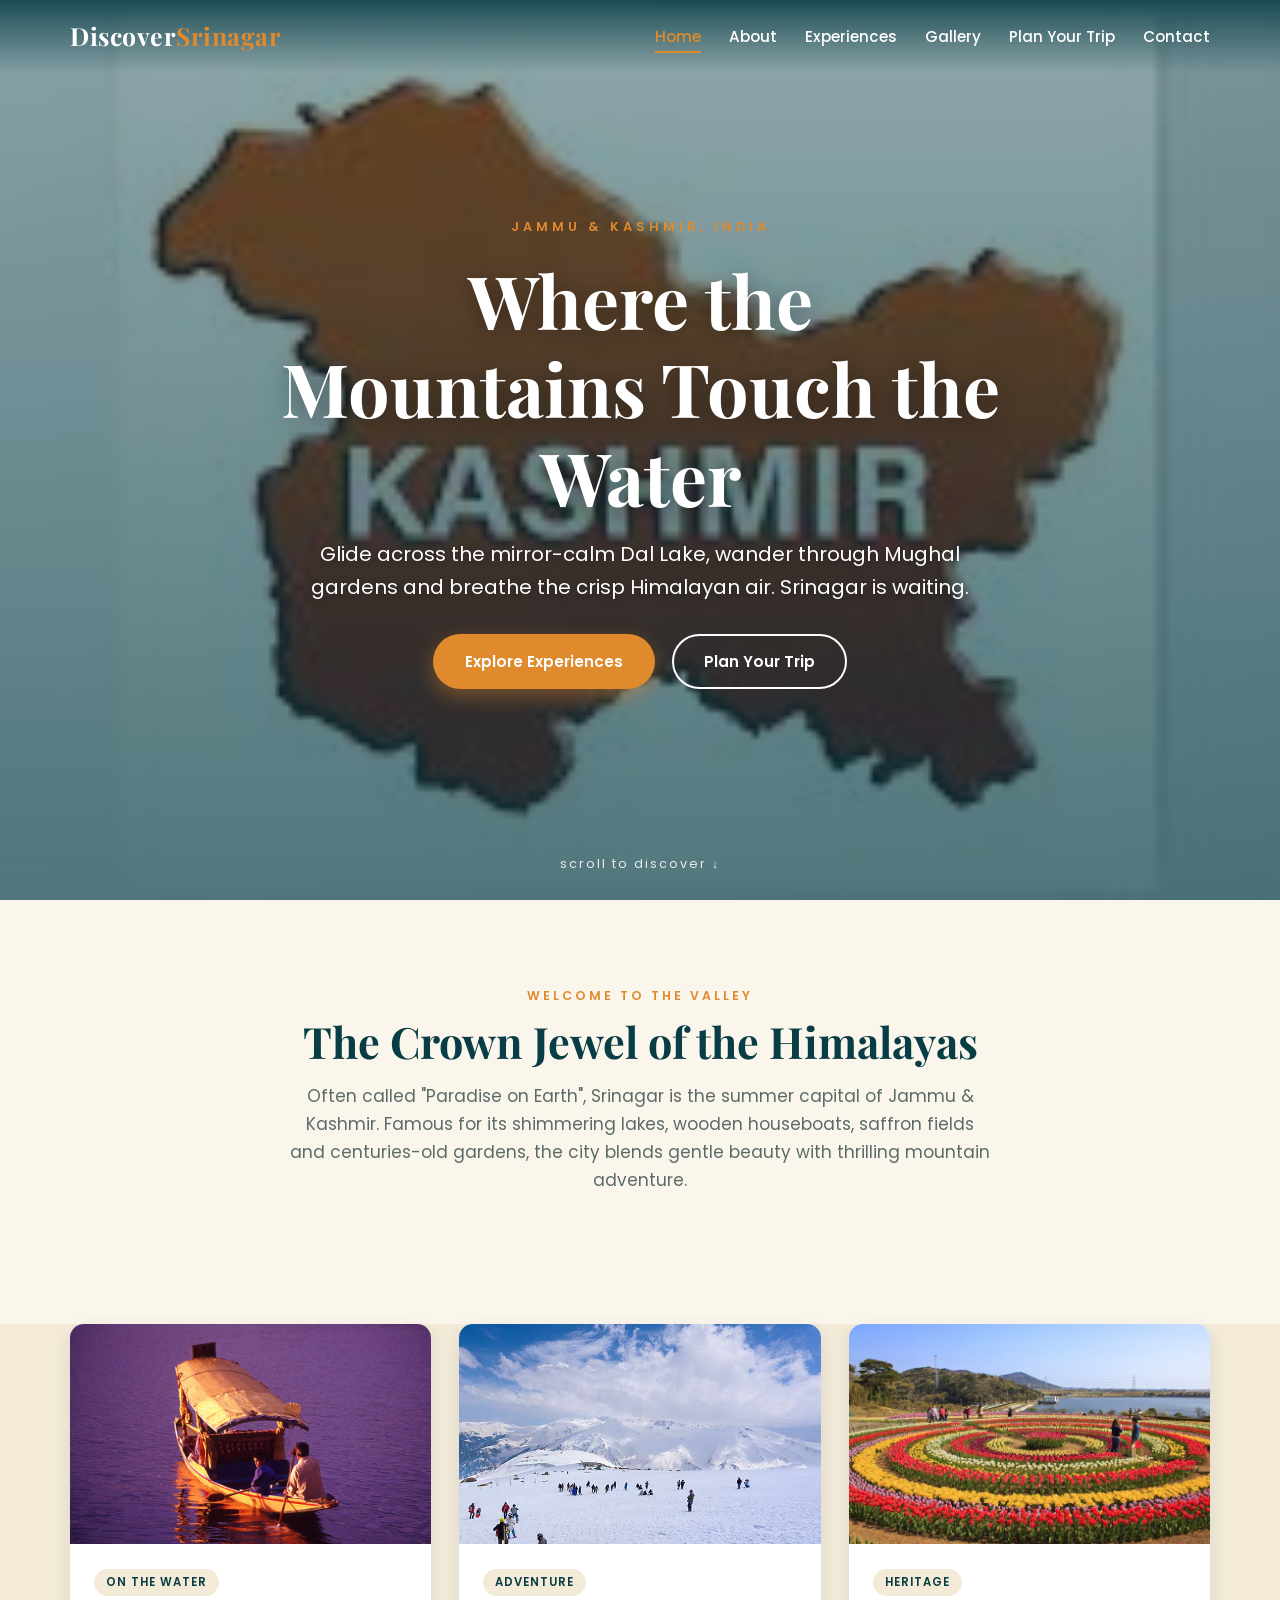
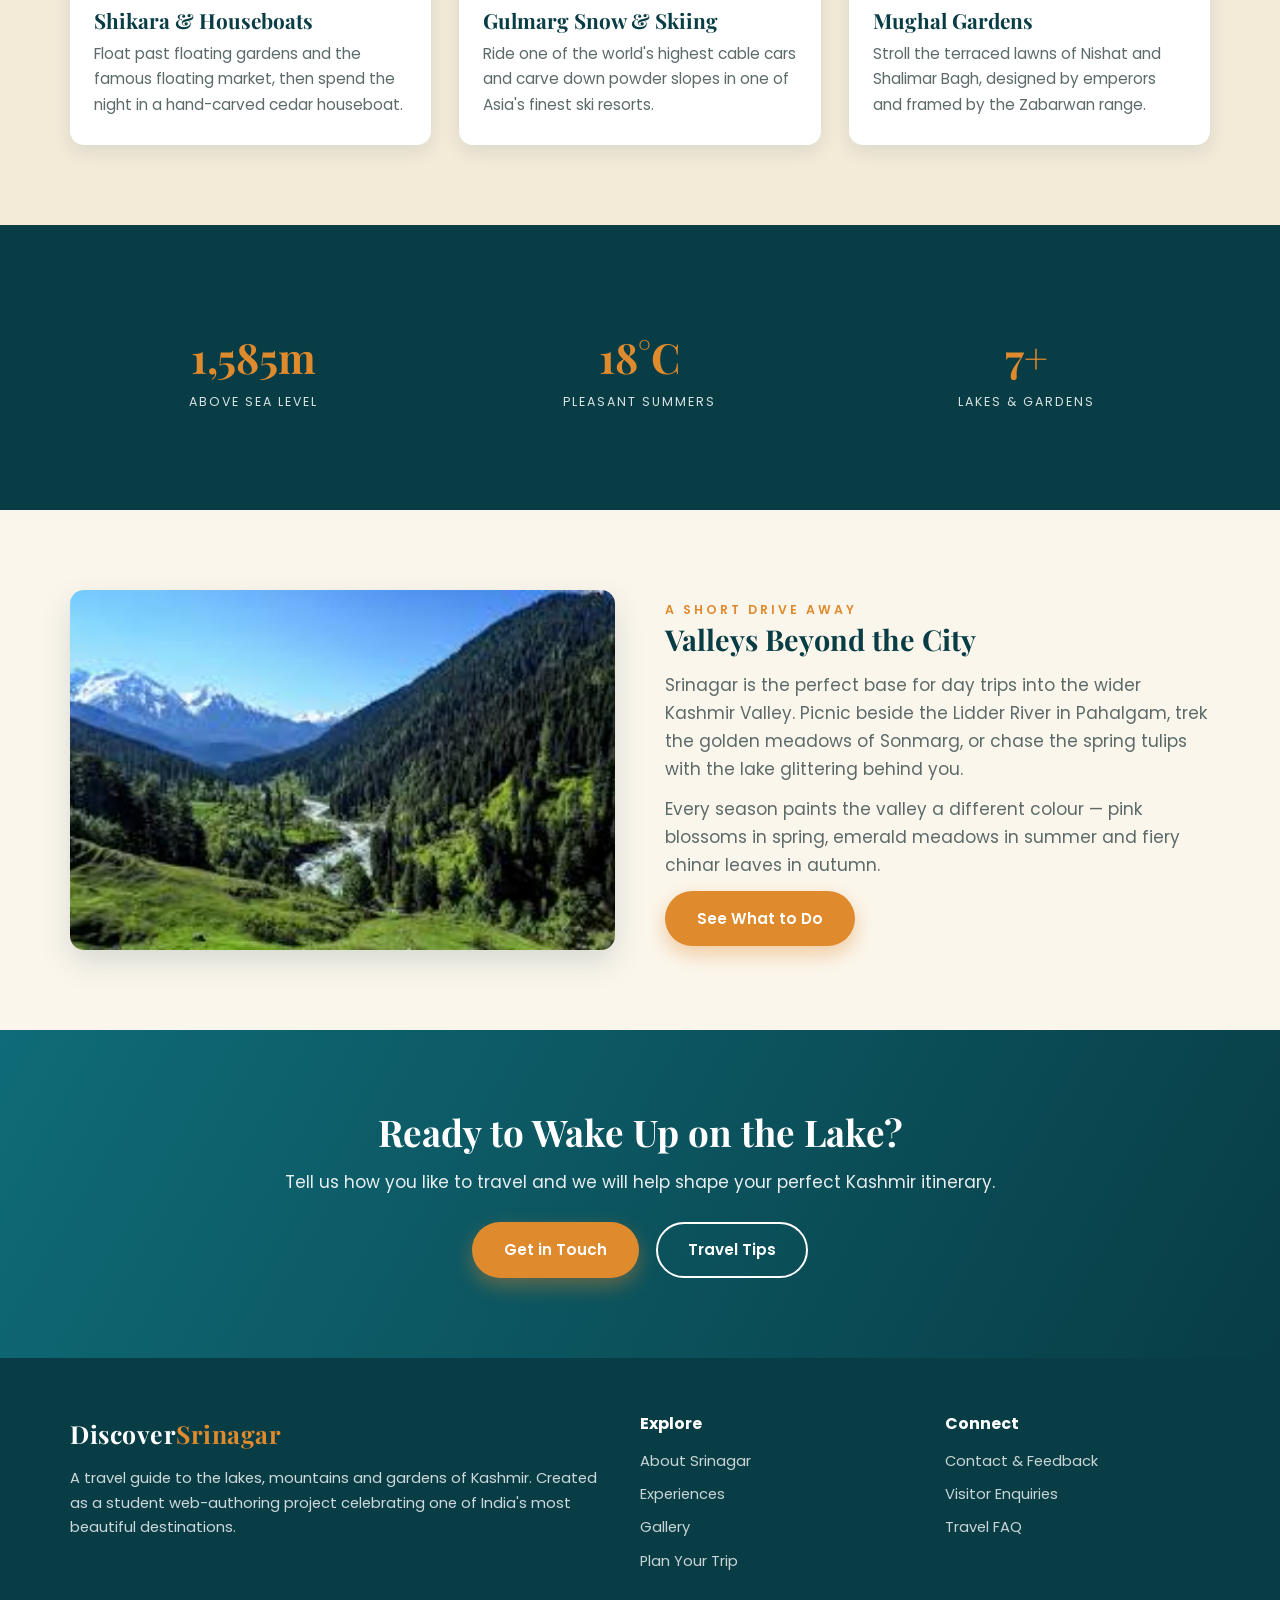
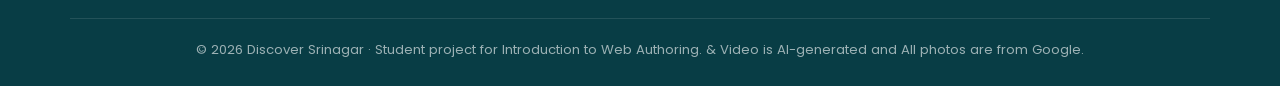
<file: index.html>
<!DOCTYPE html>
<html lang="en">
<head>
  <meta charset="UTF-8" />
  <meta name="viewport" content="width=device-width, initial-scale=1.0" />
  <title>Discover Srinagar — Lakes, Mountains & Mughal Gardens of Kashmir</title>
  <meta name="description" content="Plan an unforgettable journey to Srinagar, Kashmir. Shikara rides on Dal Lake, snow adventures in Gulmarg, Mughal gardens, houseboats and authentic Kashmiri culture." />
  <link rel="preconnect" href="https://fonts.googleapis.com" />
  <link rel="preconnect" href="https://fonts.gstatic.com" crossorigin />
  <link href="https://fonts.googleapis.com/css2?family=Playfair+Display:wght@500;600;700&family=Poppins:wght@300;400;500;600&display=swap" rel="stylesheet" />
  <link rel="stylesheet" href="style.css" />
</head>
<body>

  <!-- ===== Header / Navigation ===== -->
  <header class="site-header">
    <div class="container nav">
      <a href="index.html" class="logo">Discover<span>Srinagar</span></a>
      <input type="checkbox" id="nav-toggle" class="nav-toggle" />
      <label for="nav-toggle" class="hamburger">&#9776;</label>
      <ul class="nav-links">
        <li><a href="index.html" class="active">Home</a></li>
        <li><a href="about.html">About</a></li>
        <li><a href="experiences.html">Experiences</a></li>
        <li><a href="gallery.html">Gallery</a></li>
        <li><a href="plan.html">Plan Your Trip</a></li>
        <li><a href="contact.html">Contact</a></li>
      </ul>
    </div>
  </header>

  <!-- ===== Hero with video background ===== -->
  <section class="hero">
    <video class="hero-video" autoplay muted loop playsinline poster="images/poster.jpg">
      <source src="media/dal-lake.mp4" type="video/mp4" />
    </video>
    <div class="hero-overlay"></div>
    <div class="hero-content">
      <span class="hero-eyebrow">Jammu &amp; Kashmir, India</span>
      <h1>Where the Mountains Touch the Water</h1>
      <p>Glide across the mirror-calm Dal Lake, wander through Mughal gardens and breathe the crisp Himalayan air. Srinagar is waiting.</p>
      <a href="experiences.html" class="btn btn-primary">Explore Experiences</a>
      <a href="plan.html" class="btn btn-outline">Plan Your Trip</a>
    </div>
    <span class="scroll-cue">scroll to discover &#8595;</span>
  </section>

  <!-- ===== Intro ===== -->
  <section>
    <div class="container section-head">
      <span class="eyebrow">Welcome to the Valley</span>
      <h2>The Crown Jewel of the Himalayas</h2>
      <p>Often called "Paradise on Earth", Srinagar is the summer capital of Jammu &amp; Kashmir. Famous for its shimmering lakes, wooden houseboats, saffron fields and centuries-old gardens, the city blends gentle beauty with thrilling mountain adventure.</p>
    </div>
  </section>

  <!-- ===== Highlight cards ===== -->
  <section class="alt-bg" style="padding-top:0;">
    <div class="container">
      <div class="grid grid-3">
        <article class="card reveal d1">
          <div class="card-img"><img src="images/shikara.jpg" alt="Traditional shikara boat with heart-shaped paddle on Dal Lake" loading="lazy" width="1200" height="900" /></div>
          <div class="card-body">
            <span class="card-tag">On the water</span>
            <h3>Shikara &amp; Houseboats</h3>
            <p>Float past floating gardens and the famous floating market, then spend the night in a hand-carved cedar houseboat.</p>
          </div>
        </article>
        <article class="card reveal d2">
          <div class="card-img"><img src="images/gulmarg.jpg" alt="Skiers on the snowy slopes of Gulmarg" loading="lazy" width="1200" height="900" /></div>
          <div class="card-body">
            <span class="card-tag">Adventure</span>
            <h3>Gulmarg Snow &amp; Skiing</h3>
            <p>Ride one of the world's highest cable cars and carve down powder slopes in one of Asia's finest ski resorts.</p>
          </div>
        </article>
        <article class="card reveal d3">
          <div class="card-img"><img src="images/garden.jpg" alt="Terraced Mughal garden with fountains in Srinagar" loading="lazy" width="1200" height="900" /></div>
          <div class="card-body">
            <span class="card-tag">Heritage</span>
            <h3>Mughal Gardens</h3>
            <p>Stroll the terraced lawns of Nishat and Shalimar Bagh, designed by emperors and framed by the Zabarwan range.</p>
          </div>
        </article>
      </div>
    </div>
  </section>

  <!-- ===== Stats ===== -->
  <section class="stats">
    <div class="container grid grid-3">
      <div class="stat"><div class="num">1,585m</div><div class="label">Above sea level</div></div>
      <div class="stat"><div class="num">18&#176;C</div><div class="label">Pleasant summers</div></div>
      <div class="stat"><div class="num">7+</div><div class="label">Lakes &amp; gardens</div></div>
    </div>
  </section>

  <!-- ===== Feature split ===== -->
  <section>
    <div class="container">
      <div class="split">
        <div class="split-media"><img src="images/pahalgam.jpg" alt="Green meadows and a river in Pahalgam valley" loading="lazy" /></div>
        <div class="split-text">
          <span class="eyebrow" style="color:var(--saffron);font-weight:600;letter-spacing:3px;text-transform:uppercase;font-size:0.78rem;">A short drive away</span>
          <h3>Valleys Beyond the City</h3>
          <p>Srinagar is the perfect base for day trips into the wider Kashmir Valley. Picnic beside the Lidder River in Pahalgam, trek the golden meadows of Sonmarg, or chase the spring tulips with the lake glittering behind you.</p>
          <p>Every season paints the valley a different colour — pink blossoms in spring, emerald meadows in summer and fiery chinar leaves in autumn.</p>
          <a href="experiences.html" class="btn btn-primary">See What to Do</a>
        </div>
      </div>
    </div>
  </section>

  <!-- ===== CTA ===== -->
  <section class="cta">
    <div class="container">
      <h2>Ready to Wake Up on the Lake?</h2>
      <p>Tell us how you like to travel and we will help shape your perfect Kashmir itinerary.</p>
      <a href="contact.html" class="btn btn-primary">Get in Touch</a>
      <a href="plan.html" class="btn btn-outline">Travel Tips</a>
    </div>
  </section>

  <!-- ===== Footer ===== -->
  <footer class="site-footer">
    <div class="container">
      <div class="footer-grid">
        <div>
          <a href="index.html" class="logo">Discover<span>Srinagar</span></a>
          <p>A travel guide to the lakes, mountains and gardens of Kashmir. Created as a student web-authoring project celebrating one of India's most beautiful destinations.</p>
        </div>
        <div>
          <h4>Explore</h4>
          <ul class="footer-links">
            <li><a href="about.html">About Srinagar</a></li>
            <li><a href="experiences.html">Experiences</a></li>
            <li><a href="gallery.html">Gallery</a></li>
            <li><a href="plan.html">Plan Your Trip</a></li>
          </ul>
        </div>
        <div>
          <h4>Connect</h4>
          <ul class="footer-links">
            <li><a href="contact.html">Contact &amp; Feedback</a></li>
            <li><a href="contact.html">Visitor Enquiries</a></li>
            <li><a href="plan.html#faq">Travel FAQ</a></li>
          </ul>
        </div>
      </div>
      <div class="footer-bottom">
        <p>&copy; 2026 Discover Srinagar &middot; Student project for Introduction to Web Authoring.  &amp; Video is AI-generated and All photos are from Google.</p>
      </div>
    </div>
  </footer>

</body>
</html>
</file>
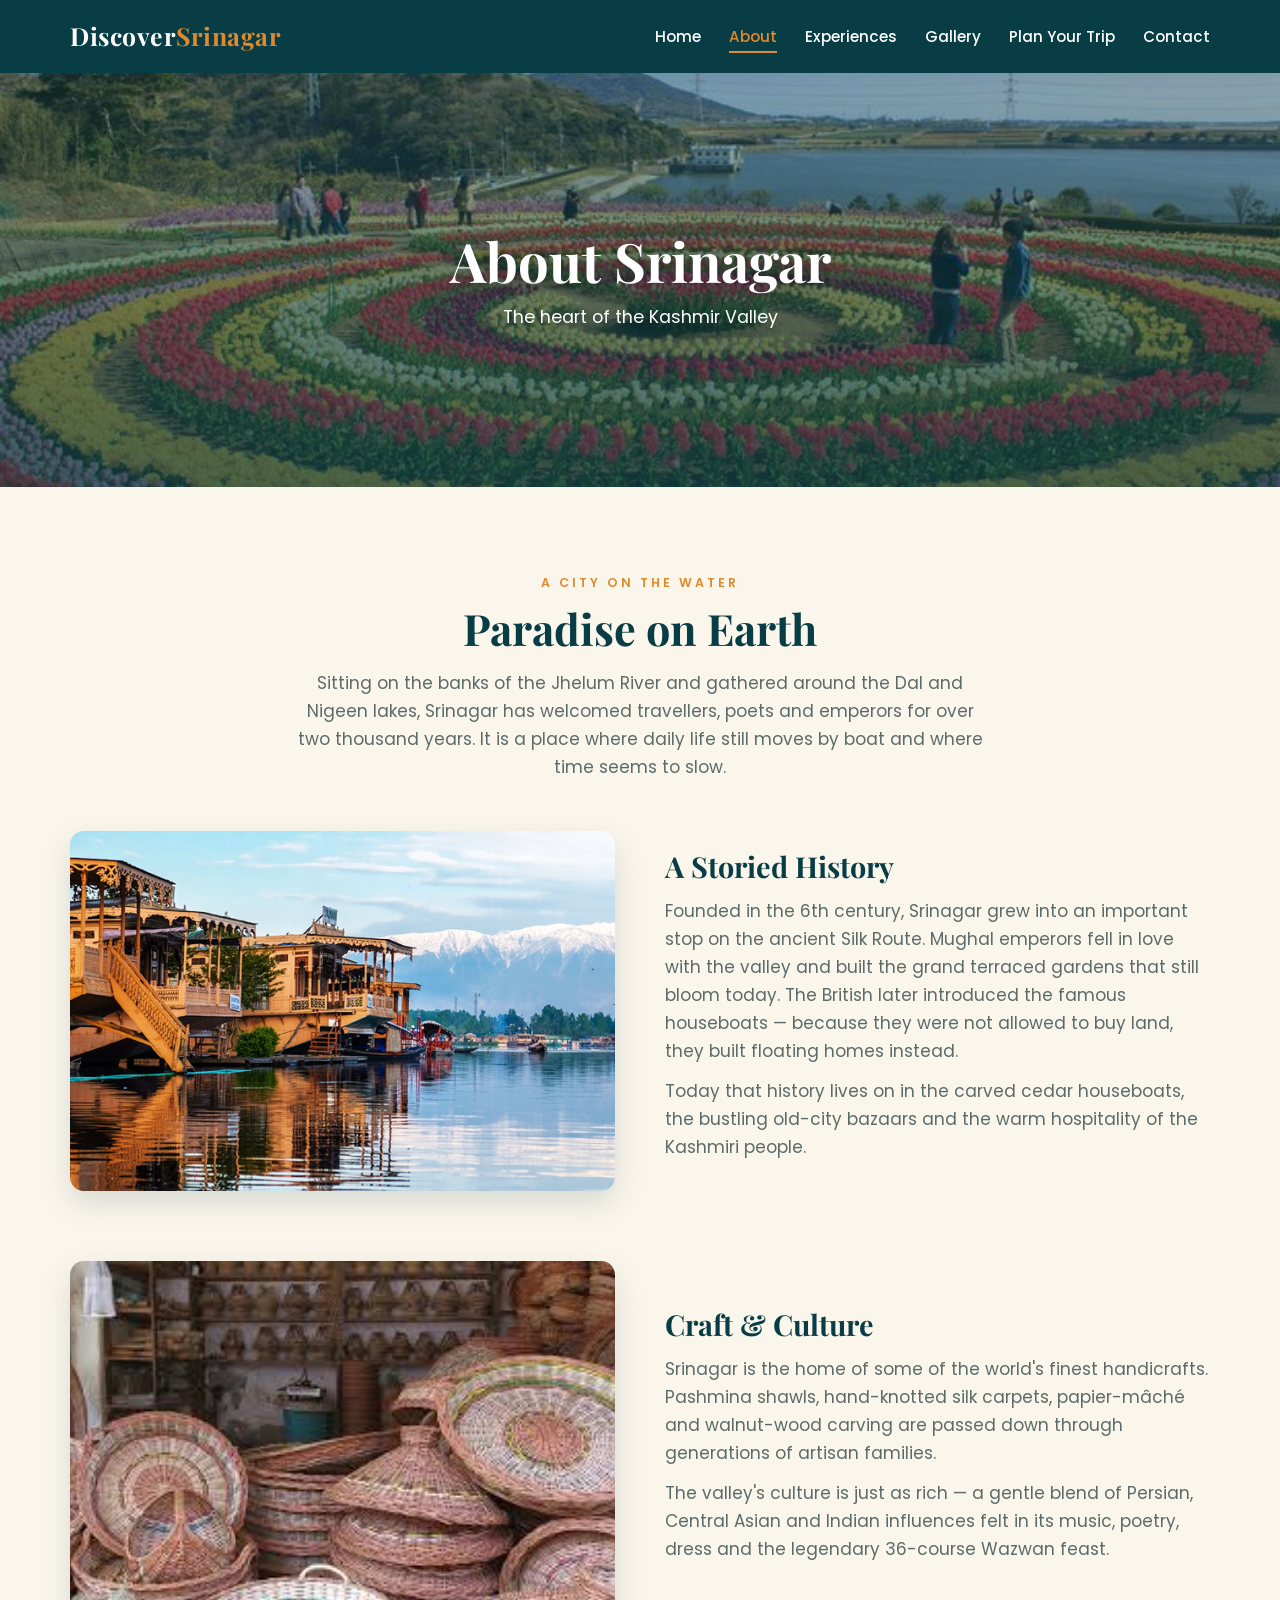
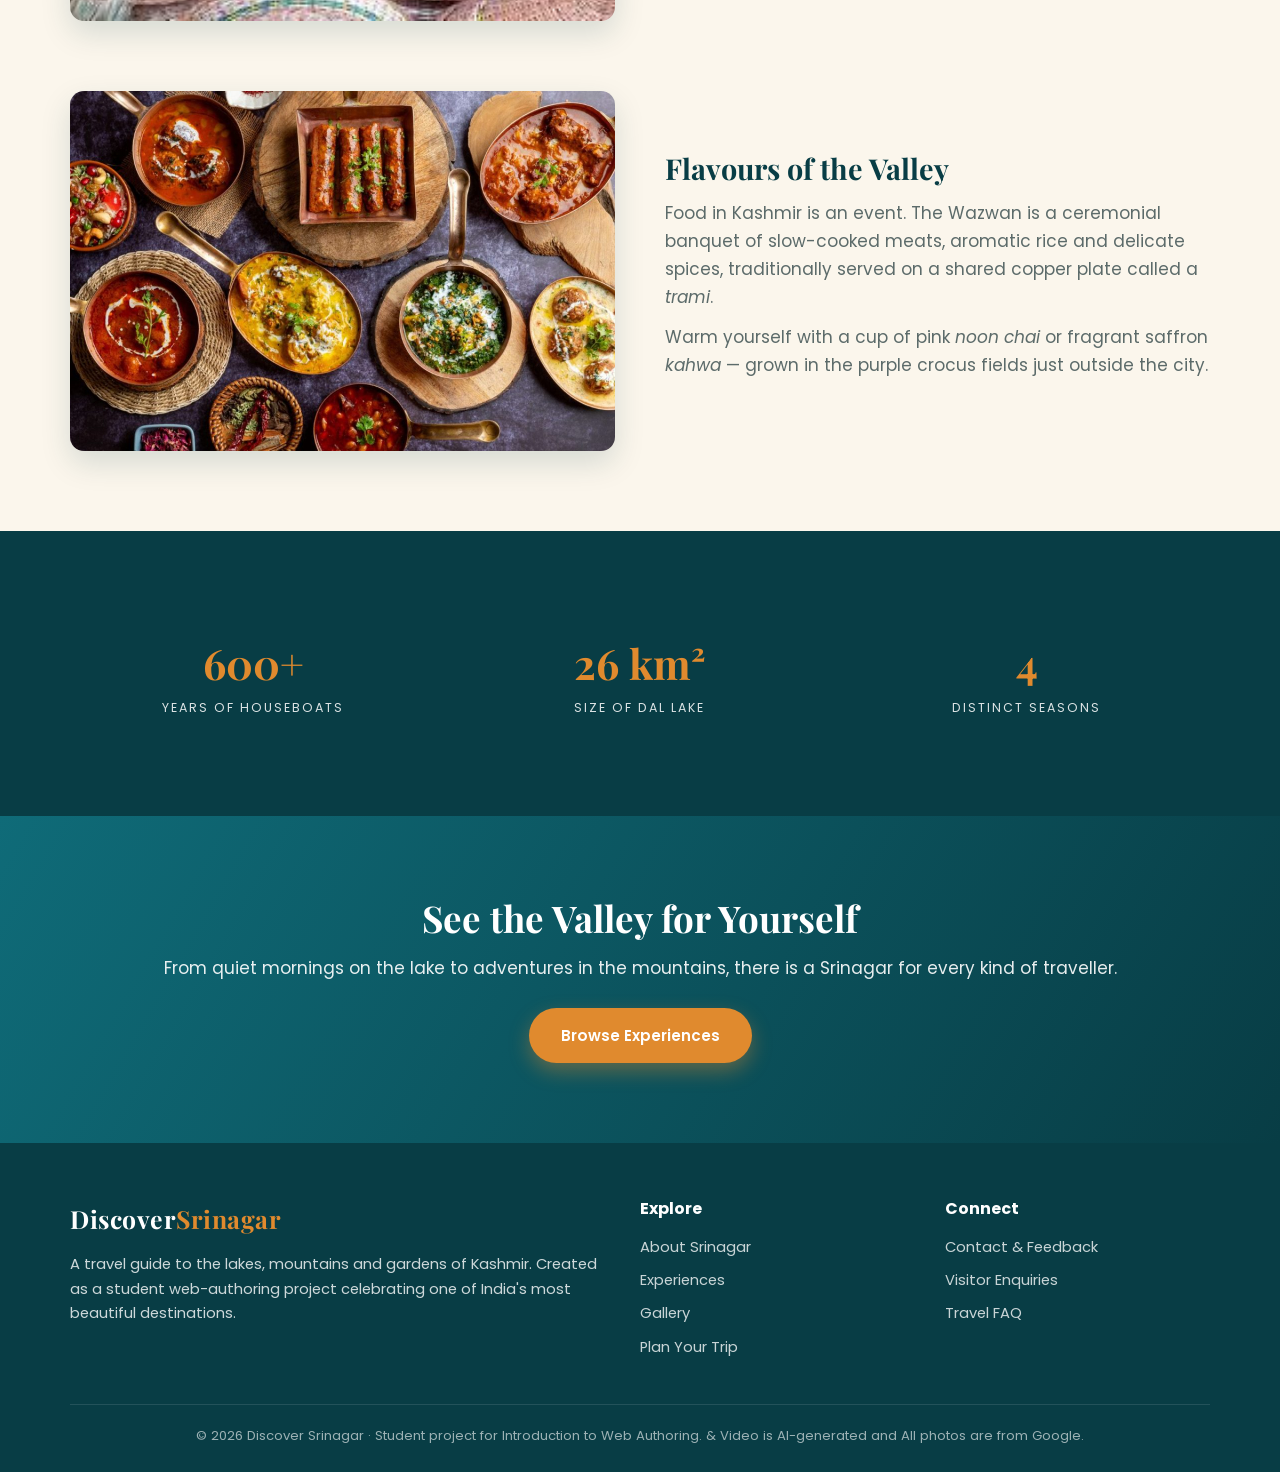
<file: about.html>
<!DOCTYPE html>
<html lang="en">
<head>
  <meta charset="UTF-8" />
  <meta name="viewport" content="width=device-width, initial-scale=1.0" />
  <title>About Srinagar — History, Culture & Geography of Kashmir's Capital</title>
  <meta name="description" content="Learn about Srinagar — the summer capital of Jammu & Kashmir. Its lakes, history on the old Silk Route, crafts, cuisine and the people who call the valley home." />
  <link rel="preconnect" href="https://fonts.googleapis.com" />
  <link rel="preconnect" href="https://fonts.gstatic.com" crossorigin />
  <link href="https://fonts.googleapis.com/css2?family=Playfair+Display:wght@500;600;700&family=Poppins:wght@300;400;500;600&display=swap" rel="stylesheet" />
  <link rel="stylesheet" href="style.css" />
</head>
<body class="solid-header">

  <header class="site-header">
    <div class="container nav">
      <a href="index.html" class="logo">Discover<span>Srinagar</span></a>
      <input type="checkbox" id="nav-toggle" class="nav-toggle" />
      <label for="nav-toggle" class="hamburger">&#9776;</label>
      <ul class="nav-links">
        <li><a href="index.html">Home</a></li>
        <li><a href="about.html" class="active">About</a></li>
        <li><a href="experiences.html">Experiences</a></li>
        <li><a href="gallery.html">Gallery</a></li>
        <li><a href="plan.html">Plan Your Trip</a></li>
        <li><a href="contact.html">Contact</a></li>
      </ul>
    </div>
  </header>

  <section class="page-banner" style="background-image:url('images/garden.jpg');">
    <div class="banner-inner">
      <h1>About Srinagar</h1>
      <p>The heart of the Kashmir Valley</p>
    </div>
  </section>

  <section>
    <div class="container section-head">
      <span class="eyebrow">A city on the water</span>
      <h2>Paradise on Earth</h2>
      <p>Sitting on the banks of the Jhelum River and gathered around the Dal and Nigeen lakes, Srinagar has welcomed travellers, poets and emperors for over two thousand years. It is a place where daily life still moves by boat and where time seems to slow.</p>
    </div>

    <div class="container">
      <div class="split">
        <div class="split-media"><img src="images/houseboat.jpg" alt="Ornate walnut-wood interior of a Kashmiri houseboat" loading="lazy" /></div>
        <div class="split-text">
          <h3>A Storied History</h3>
          <p>Founded in the 6th century, Srinagar grew into an important stop on the ancient Silk Route. Mughal emperors fell in love with the valley and built the grand terraced gardens that still bloom today. The British later introduced the famous houseboats — because they were not allowed to buy land, they built floating homes instead.</p>
          <p>Today that history lives on in the carved cedar houseboats, the bustling old-city bazaars and the warm hospitality of the Kashmiri people.</p>
        </div>
      </div>

      <div class="split reverse">
        <div class="split-media"><img src="images/crafts.jpg" alt="Artisan hands weaving a pashmina shawl on a wooden loom" loading="lazy" /></div>
        <div class="split-text">
          <h3>Craft &amp; Culture</h3>
          <p>Srinagar is the home of some of the world's finest handicrafts. Pashmina shawls, hand-knotted silk carpets, papier-m&acirc;ch&eacute; and walnut-wood carving are passed down through generations of artisan families.</p>
          <p>The valley's culture is just as rich — a gentle blend of Persian, Central Asian and Indian influences felt in its music, poetry, dress and the legendary 36-course Wazwan feast.</p>
        </div>
      </div>

      <div class="split">
        <div class="split-media"><img src="images/cuisine.jpg" alt="Traditional Kashmiri Wazwan feast served in copper plates" loading="lazy" /></div>
        <div class="split-text">
          <h3>Flavours of the Valley</h3>
          <p>Food in Kashmir is an event. The Wazwan is a ceremonial banquet of slow-cooked meats, aromatic rice and delicate spices, traditionally served on a shared copper plate called a <em>trami</em>.</p>
          <p>Warm yourself with a cup of pink <em>noon chai</em> or fragrant saffron <em>kahwa</em> — grown in the purple crocus fields just outside the city.</p>
        </div>
      </div>
    </div>
  </section>

  <section class="stats">
    <div class="container grid grid-3">
      <div class="stat"><div class="num">600+</div><div class="label">Years of houseboats</div></div>
      <div class="stat"><div class="num">26 km&#178;</div><div class="label">Size of Dal Lake</div></div>
      <div class="stat"><div class="num">4</div><div class="label">Distinct seasons</div></div>
    </div>
  </section>

  <section class="cta">
    <div class="container">
      <h2>See the Valley for Yourself</h2>
      <p>From quiet mornings on the lake to adventures in the mountains, there is a Srinagar for every kind of traveller.</p>
      <a href="experiences.html" class="btn btn-primary">Browse Experiences</a>
    </div>
  </section>

  <footer class="site-footer">
    <div class="container">
      <div class="footer-grid">
        <div>
          <a href="index.html" class="logo">Discover<span>Srinagar</span></a>
          <p>A travel guide to the lakes, mountains and gardens of Kashmir. Created as a student web-authoring project celebrating one of India's most beautiful destinations.</p>
        </div>
        <div>
          <h4>Explore</h4>
          <ul class="footer-links">
            <li><a href="about.html">About Srinagar</a></li>
            <li><a href="experiences.html">Experiences</a></li>
            <li><a href="gallery.html">Gallery</a></li>
            <li><a href="plan.html">Plan Your Trip</a></li>
          </ul>
        </div>
        <div>
          <h4>Connect</h4>
          <ul class="footer-links">
            <li><a href="contact.html">Contact &amp; Feedback</a></li>
            <li><a href="contact.html">Visitor Enquiries</a></li>
            <li><a href="plan.html#faq">Travel FAQ</a></li>
          </ul>
        </div>
      </div>
      <div class="footer-bottom">
        <p>&copy; 2026 Discover Srinagar &middot; Student project for Introduction to Web Authoring.  &amp; Video is AI-generated and All photos are from Google.</p>
      </div>
    </div>
  </footer>

</body>
</html>
</file>
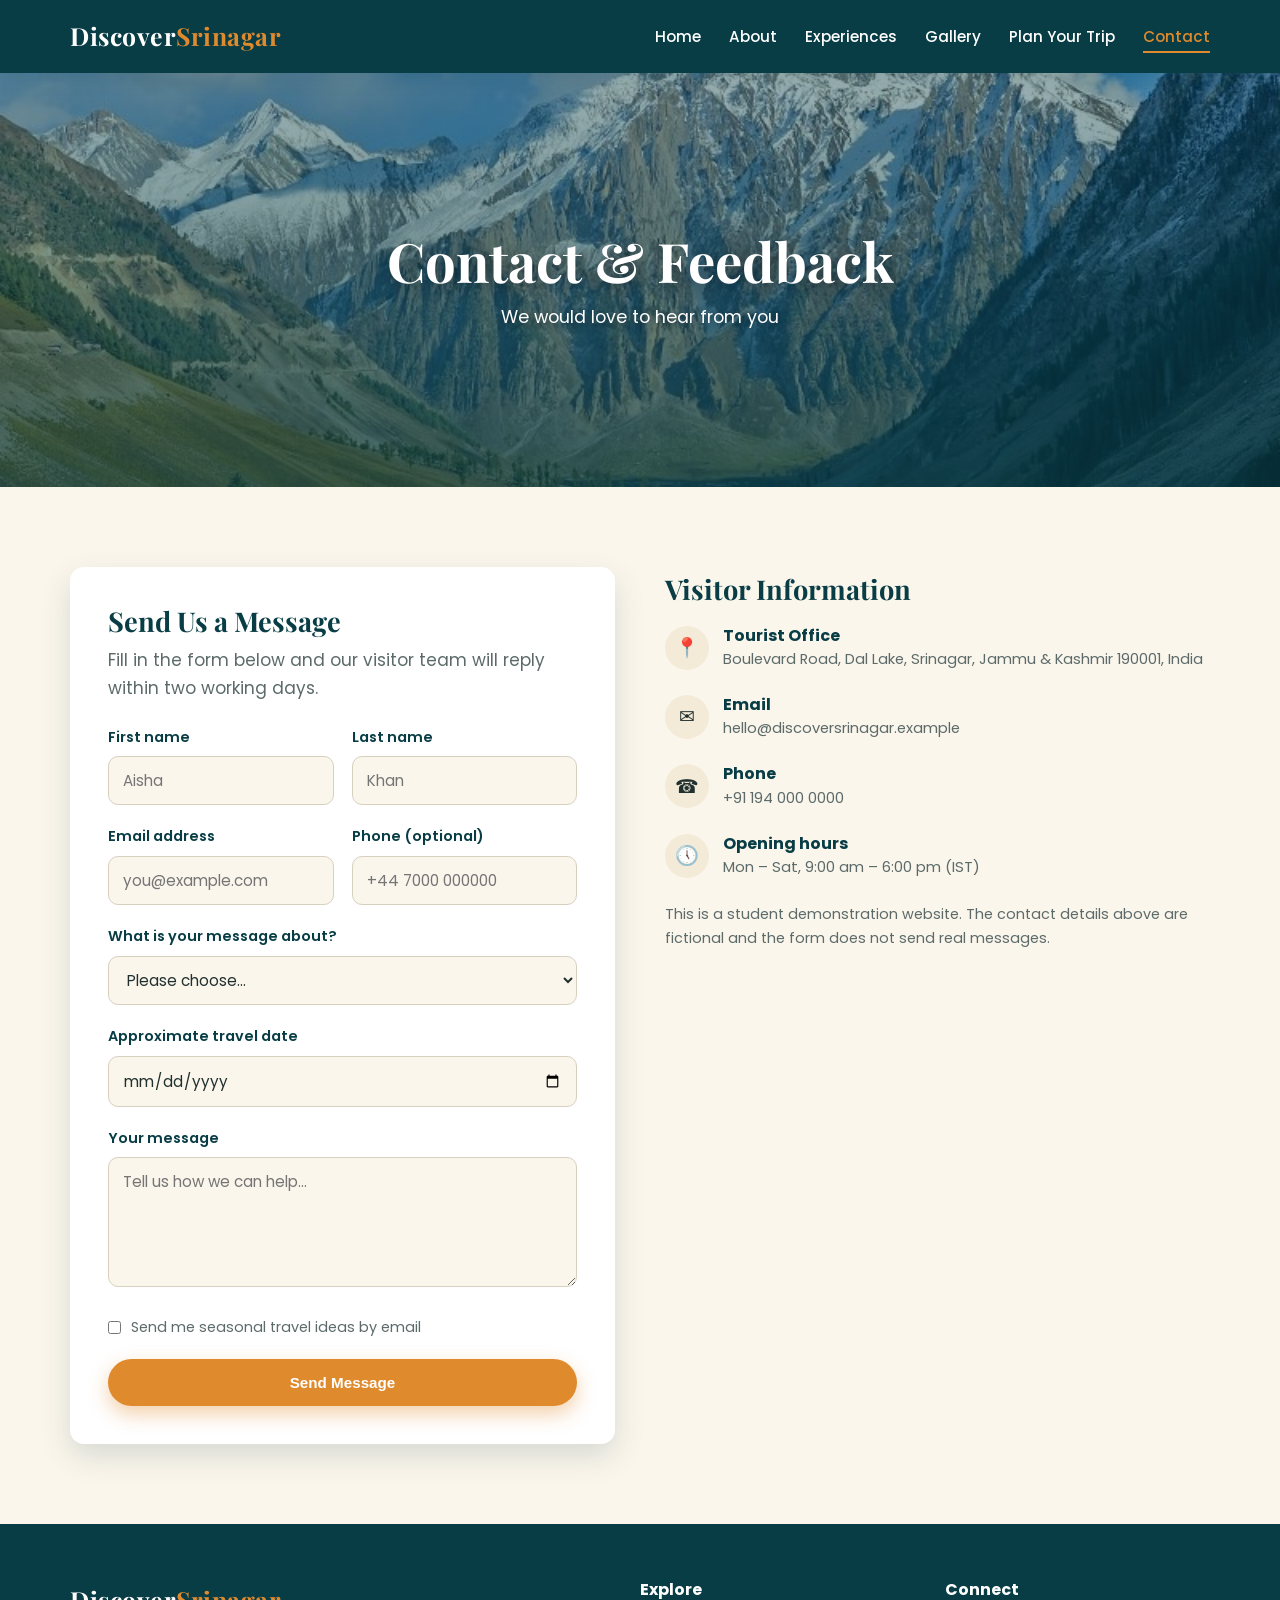
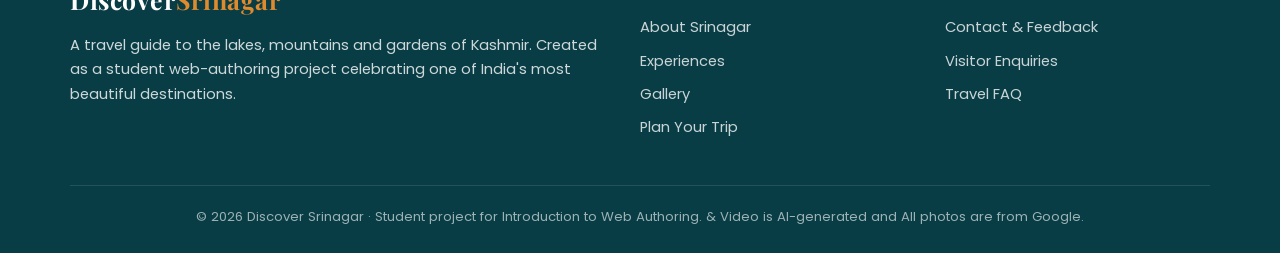
<file: contact.html>
<!DOCTYPE html>
<html lang="en">
<head>
  <meta charset="UTF-8" />
  <meta name="viewport" content="width=device-width, initial-scale=1.0" />
  <title>Contact &amp; Feedback — Discover Srinagar</title>
  <meta name="description" content="Send your enquiry or feedback to the Discover Srinagar team. Ask about itineraries, houseboats, the best time to visit or anything about travelling to Kashmir." />
  <link rel="preconnect" href="https://fonts.googleapis.com" />
  <link rel="preconnect" href="https://fonts.gstatic.com" crossorigin />
  <link href="https://fonts.googleapis.com/css2?family=Playfair+Display:wght@500;600;700&family=Poppins:wght@300;400;500;600&display=swap" rel="stylesheet" />
  <link rel="stylesheet" href="style.css" />
</head>
<body class="solid-header">

  <header class="site-header">
    <div class="container nav">
      <a href="index.html" class="logo">Discover<span>Srinagar</span></a>
      <input type="checkbox" id="nav-toggle" class="nav-toggle" />
      <label for="nav-toggle" class="hamburger">&#9776;</label>
      <ul class="nav-links">
        <li><a href="index.html">Home</a></li>
        <li><a href="about.html">About</a></li>
        <li><a href="experiences.html">Experiences</a></li>
        <li><a href="gallery.html">Gallery</a></li>
        <li><a href="plan.html">Plan Your Trip</a></li>
        <li><a href="contact.html" class="active">Contact</a></li>
      </ul>
    </div>
  </header>

  <section class="page-banner" style="background-image:url('images/sonmarg.jpg');">
    <div class="banner-inner">
      <h1>Contact &amp; Feedback</h1>
      <p>We would love to hear from you</p>
    </div>
  </section>

  <section>
    <div class="container">
      <div class="form-wrap">
        <!-- Form: collects visitor enquiry / feedback -->
        <div class="form-card">
          <h2 style="font-size:1.7rem;margin-bottom:8px;">Send Us a Message</h2>
          <p style="color:var(--muted);margin-bottom:24px;">Fill in the form below and our visitor team will reply within two working days.</p>
          <form action="#" method="post">
            <div class="form-row">
              <div class="field">
                <label for="firstname">First name</label>
                <input type="text" id="firstname" name="firstname" placeholder="Aisha" required />
              </div>
              <div class="field">
                <label for="lastname">Last name</label>
                <input type="text" id="lastname" name="lastname" placeholder="Khan" required />
              </div>
            </div>
            <div class="form-row">
              <div class="field">
                <label for="email">Email address</label>
                <input type="email" id="email" name="email" placeholder="you@example.com" required />
              </div>
              <div class="field">
                <label for="phone">Phone (optional)</label>
                <input type="tel" id="phone" name="phone" placeholder="+44 7000 000000" />
              </div>
            </div>
            <div class="field">
              <label for="topic">What is your message about?</label>
              <select id="topic" name="topic" required>
                <option value="" disabled selected>Please choose…</option>
                <option value="itinerary">Planning an itinerary</option>
                <option value="houseboat">Houseboat &amp; stays</option>
                <option value="adventure">Adventure &amp; activities</option>
                <option value="feedback">Website feedback</option>
                <option value="other">Something else</option>
              </select>
            </div>
            <div class="field">
              <label for="travel-date">Approximate travel date</label>
              <input type="date" id="travel-date" name="travel-date" />
            </div>
            <div class="field">
              <label for="message">Your message</label>
              <textarea id="message" name="message" placeholder="Tell us how we can help…" required></textarea>
            </div>
            <div class="field" style="display:flex;align-items:center;gap:10px;">
              <input type="checkbox" id="subscribe" name="subscribe" style="width:auto;" />
              <label for="subscribe" style="margin:0;font-weight:400;color:var(--muted);">Send me seasonal travel ideas by email</label>
            </div>
            <button type="submit" class="btn btn-primary" style="width:100%;">Send Message</button>
          </form>
        </div>

        <!-- Contact details -->
        <div class="form-aside">
          <h2 style="font-size:1.7rem;margin-bottom:20px;">Visitor Information</h2>
          <div class="info-line">
            <div class="ico">&#128205;</div>
            <div><h4>Tourist Office</h4><p>Boulevard Road, Dal Lake, Srinagar, Jammu &amp; Kashmir 190001, India</p></div>
          </div>
          <div class="info-line">
            <div class="ico">&#9993;</div>
            <div><h4>Email</h4><p>hello@discoversrinagar.example</p></div>
          </div>
          <div class="info-line">
            <div class="ico">&#9742;</div>
            <div><h4>Phone</h4><p>+91 194 000 0000</p></div>
          </div>
          <div class="info-line">
            <div class="ico">&#128340;</div>
            <div><h4>Opening hours</h4><p>Mon &ndash; Sat, 9:00 am &ndash; 6:00 pm (IST)</p></div>
          </div>
          <p style="color:var(--muted);font-size:0.9rem;margin-top:10px;">This is a student demonstration website. The contact details above are fictional and the form does not send real messages.</p>
        </div>
      </div>
    </div>
  </section>

  <footer class="site-footer">
    <div class="container">
      <div class="footer-grid">
        <div>
          <a href="index.html" class="logo">Discover<span>Srinagar</span></a>
          <p>A travel guide to the lakes, mountains and gardens of Kashmir. Created as a student web-authoring project celebrating one of India's most beautiful destinations.</p>
        </div>
        <div>
          <h4>Explore</h4>
          <ul class="footer-links">
            <li><a href="about.html">About Srinagar</a></li>
            <li><a href="experiences.html">Experiences</a></li>
            <li><a href="gallery.html">Gallery</a></li>
            <li><a href="plan.html">Plan Your Trip</a></li>
          </ul>
        </div>
        <div>
          <h4>Connect</h4>
          <ul class="footer-links">
            <li><a href="contact.html">Contact &amp; Feedback</a></li>
            <li><a href="contact.html">Visitor Enquiries</a></li>
            <li><a href="plan.html#faq">Travel FAQ</a></li>
          </ul>
        </div>
      </div>
      <div class="footer-bottom">
        <p>&copy; 2026 Discover Srinagar &middot; Student project for Introduction to Web Authoring.  &amp; Video is AI-generated and All photos are from Google.</p>
      </div>
    </div>
  </footer>

</body>
</html>
</file>
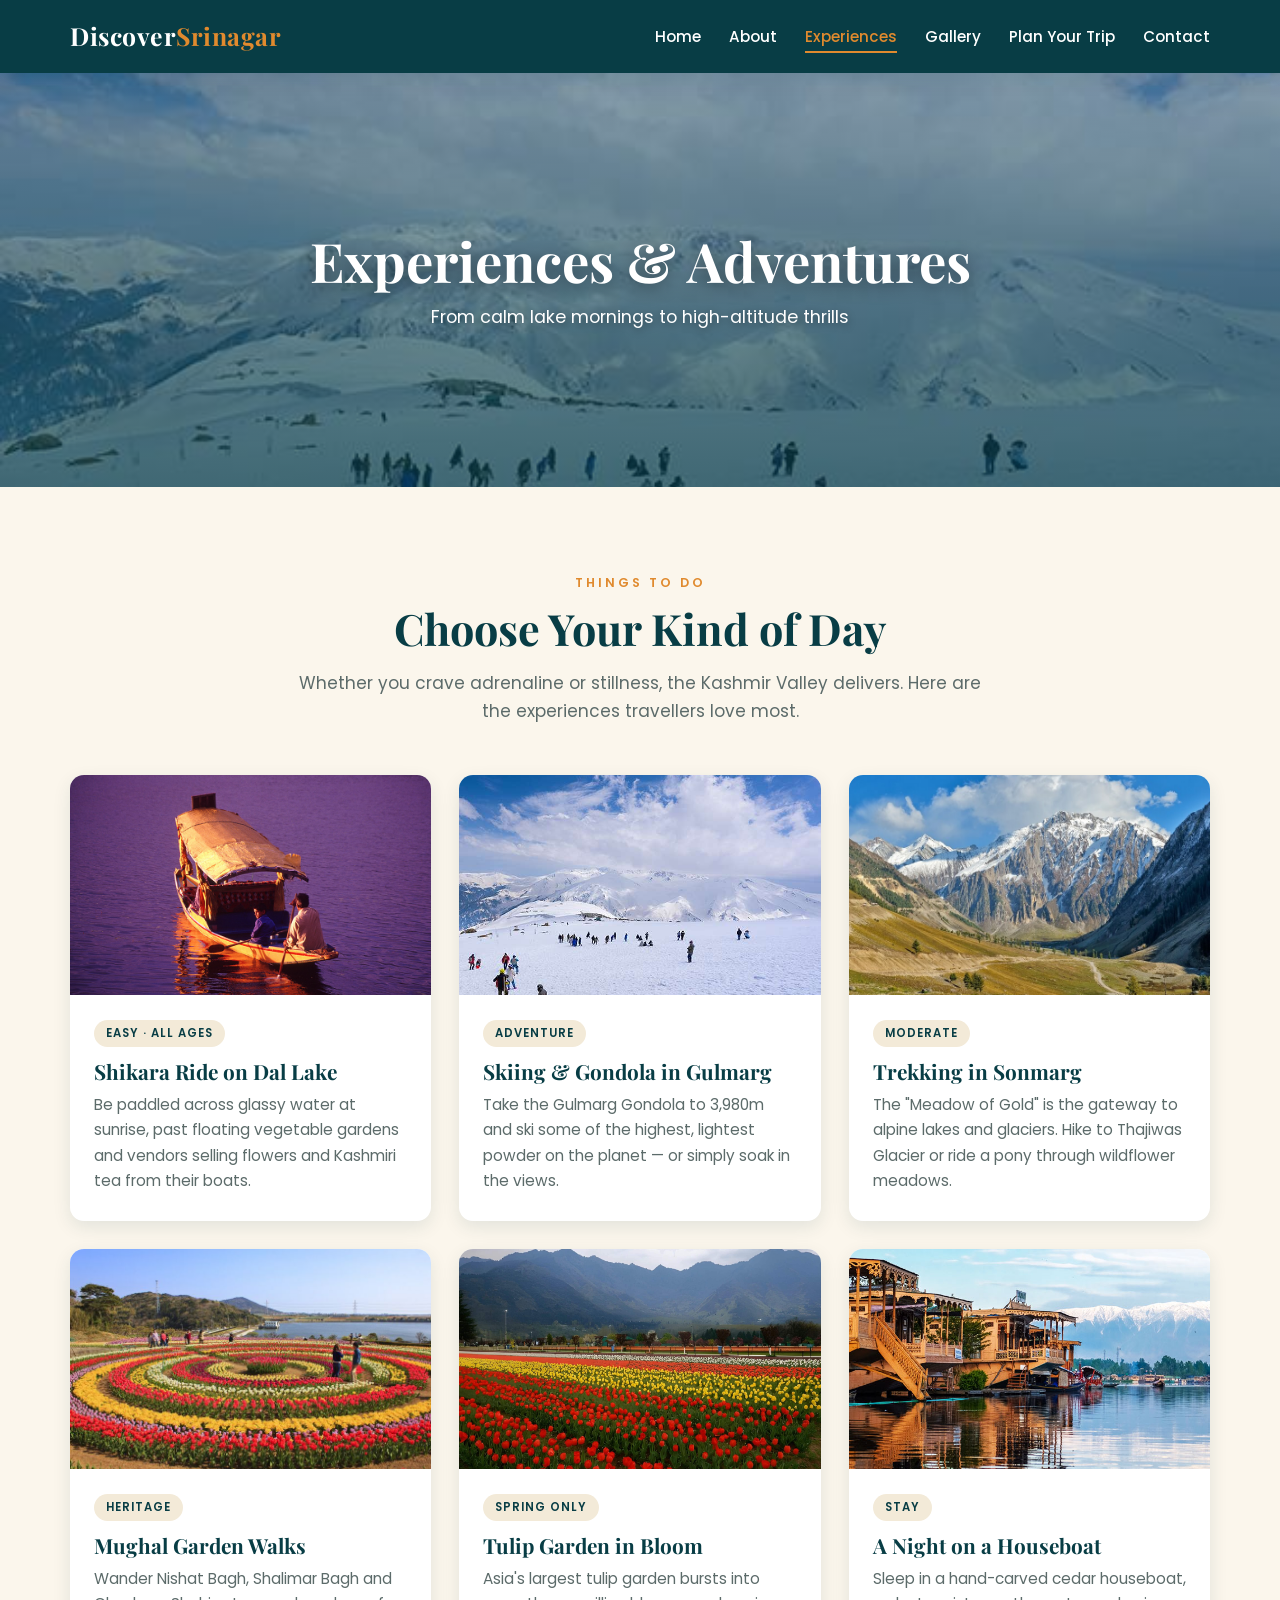
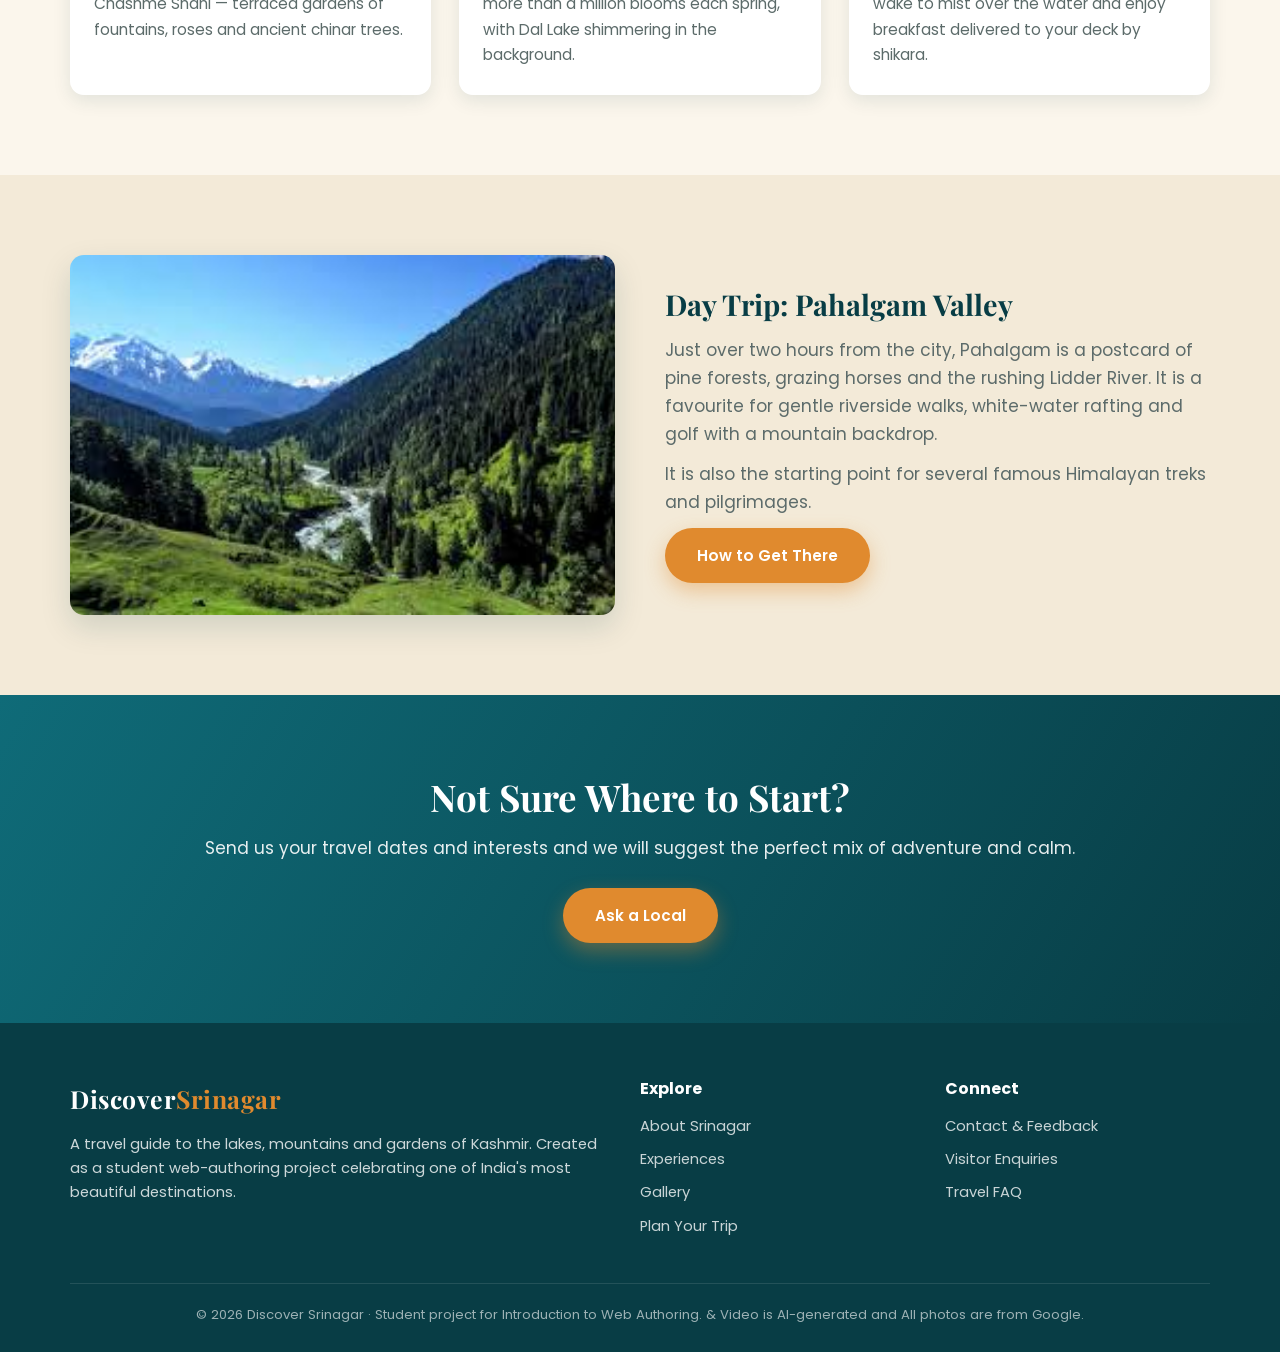
<file: experiences.html>
<!DOCTYPE html>
<html lang="en">
<head>
  <meta charset="UTF-8" />
  <meta name="viewport" content="width=device-width, initial-scale=1.0" />
  <title>Things to Do in Srinagar — Shikara Rides, Skiing & Mountain Adventures</title>
  <meta name="description" content="The best experiences in and around Srinagar: shikara rides on Dal Lake, skiing in Gulmarg, Mughal gardens, trekking in Sonmarg and the tulip gardens of spring." />
  <link rel="preconnect" href="https://fonts.googleapis.com" />
  <link rel="preconnect" href="https://fonts.gstatic.com" crossorigin />
  <link href="https://fonts.googleapis.com/css2?family=Playfair+Display:wght@500;600;700&family=Poppins:wght@300;400;500;600&display=swap" rel="stylesheet" />
  <link rel="stylesheet" href="style.css" />
</head>
<body class="solid-header">

  <header class="site-header">
    <div class="container nav">
      <a href="index.html" class="logo">Discover<span>Srinagar</span></a>
      <input type="checkbox" id="nav-toggle" class="nav-toggle" />
      <label for="nav-toggle" class="hamburger">&#9776;</label>
      <ul class="nav-links">
        <li><a href="index.html">Home</a></li>
        <li><a href="about.html">About</a></li>
        <li><a href="experiences.html" class="active">Experiences</a></li>
        <li><a href="gallery.html">Gallery</a></li>
        <li><a href="plan.html">Plan Your Trip</a></li>
        <li><a href="contact.html">Contact</a></li>
      </ul>
    </div>
  </header>

  <section class="page-banner" style="background-image:url('images/gulmarg.jpg');">
    <div class="banner-inner">
      <h1>Experiences &amp; Adventures</h1>
      <p>From calm lake mornings to high-altitude thrills</p>
    </div>
  </section>

  <section>
    <div class="container section-head">
      <span class="eyebrow">Things to do</span>
      <h2>Choose Your Kind of Day</h2>
      <p>Whether you crave adrenaline or stillness, the Kashmir Valley delivers. Here are the experiences travellers love most.</p>
    </div>

    <div class="container">
      <div class="grid grid-3">
        <article class="card reveal d1">
          <div class="card-img"><img src="images/shikara.jpg" alt="Shikara ride on Dal Lake" loading="lazy" width="1200" height="900" /></div>
          <div class="card-body">
            <span class="card-tag">Easy &middot; All ages</span>
            <h3>Shikara Ride on Dal Lake</h3>
            <p>Be paddled across glassy water at sunrise, past floating vegetable gardens and vendors selling flowers and Kashmiri tea from their boats.</p>
          </div>
        </article>
        <article class="card reveal d2">
          <div class="card-img"><img src="images/gulmarg.jpg" alt="Skiing in Gulmarg" loading="lazy" width="1200" height="900" /></div>
          <div class="card-body">
            <span class="card-tag">Adventure</span>
            <h3>Skiing &amp; Gondola in Gulmarg</h3>
            <p>Take the Gulmarg Gondola to 3,980m and ski some of the highest, lightest powder on the planet — or simply soak in the views.</p>
          </div>
        </article>
        <article class="card reveal d3">
          <div class="card-img"><img src="images/sonmarg.jpg" alt="Trekking meadows of Sonmarg" loading="lazy" width="1200" height="900" /></div>
          <div class="card-body">
            <span class="card-tag">Moderate</span>
            <h3>Trekking in Sonmarg</h3>
            <p>The "Meadow of Gold" is the gateway to alpine lakes and glaciers. Hike to Thajiwas Glacier or ride a pony through wildflower meadows.</p>
          </div>
        </article>
        <article class="card reveal d1">
          <div class="card-img"><img src="images/garden.jpg" alt="Mughal gardens of Srinagar" loading="lazy" width="1200" height="900" /></div>
          <div class="card-body">
            <span class="card-tag">Heritage</span>
            <h3>Mughal Garden Walks</h3>
            <p>Wander Nishat Bagh, Shalimar Bagh and Chashme Shahi — terraced gardens of fountains, roses and ancient chinar trees.</p>
          </div>
        </article>
        <article class="card reveal d2">
          <div class="card-img"><img src="images/tulip.jpg" alt="Tulip garden in bloom" loading="lazy" width="1200" height="900" /></div>
          <div class="card-body">
            <span class="card-tag">Spring only</span>
            <h3>Tulip Garden in Bloom</h3>
            <p>Asia's largest tulip garden bursts into more than a million blooms each spring, with Dal Lake shimmering in the background.</p>
          </div>
        </article>
        <article class="card reveal d3">
          <div class="card-img"><img src="images/houseboat.jpg" alt="Stay in a Kashmiri houseboat" loading="lazy" width="1200" height="900" /></div>
          <div class="card-body">
            <span class="card-tag">Stay</span>
            <h3>A Night on a Houseboat</h3>
            <p>Sleep in a hand-carved cedar houseboat, wake to mist over the water and enjoy breakfast delivered to your deck by shikara.</p>
          </div>
        </article>
      </div>
    </div>
  </section>

  <section class="alt-bg">
    <div class="container">
      <div class="split">
        <div class="split-media"><img src="images/pahalgam.jpg" alt="Lidder river flowing through Pahalgam" loading="lazy" /></div>
        <div class="split-text">
          <h3>Day Trip: Pahalgam Valley</h3>
          <p>Just over two hours from the city, Pahalgam is a postcard of pine forests, grazing horses and the rushing Lidder River. It is a favourite for gentle riverside walks, white-water rafting and golf with a mountain backdrop.</p>
          <p>It is also the starting point for several famous Himalayan treks and pilgrimages.</p>
          <a href="plan.html" class="btn btn-primary">How to Get There</a>
        </div>
      </div>
    </div>
  </section>

  <section class="cta">
    <div class="container">
      <h2>Not Sure Where to Start?</h2>
      <p>Send us your travel dates and interests and we will suggest the perfect mix of adventure and calm.</p>
      <a href="contact.html" class="btn btn-primary">Ask a Local</a>
    </div>
  </section>

  <footer class="site-footer">
    <div class="container">
      <div class="footer-grid">
        <div>
          <a href="index.html" class="logo">Discover<span>Srinagar</span></a>
          <p>A travel guide to the lakes, mountains and gardens of Kashmir. Created as a student web-authoring project celebrating one of India's most beautiful destinations.</p>
        </div>
        <div>
          <h4>Explore</h4>
          <ul class="footer-links">
            <li><a href="about.html">About Srinagar</a></li>
            <li><a href="experiences.html">Experiences</a></li>
            <li><a href="gallery.html">Gallery</a></li>
            <li><a href="plan.html">Plan Your Trip</a></li>
          </ul>
        </div>
        <div>
          <h4>Connect</h4>
          <ul class="footer-links">
            <li><a href="contact.html">Contact &amp; Feedback</a></li>
            <li><a href="contact.html">Visitor Enquiries</a></li>
            <li><a href="plan.html#faq">Travel FAQ</a></li>
          </ul>
        </div>
      </div>
      <div class="footer-bottom">
        <p>&copy; 2026 Discover Srinagar &middot; Student project for Introduction to Web Authoring.  &amp; Video is AI-generated and All photos are from Google.</p>
      </div>
    </div>
  </footer>

</body>
</html>
</file>
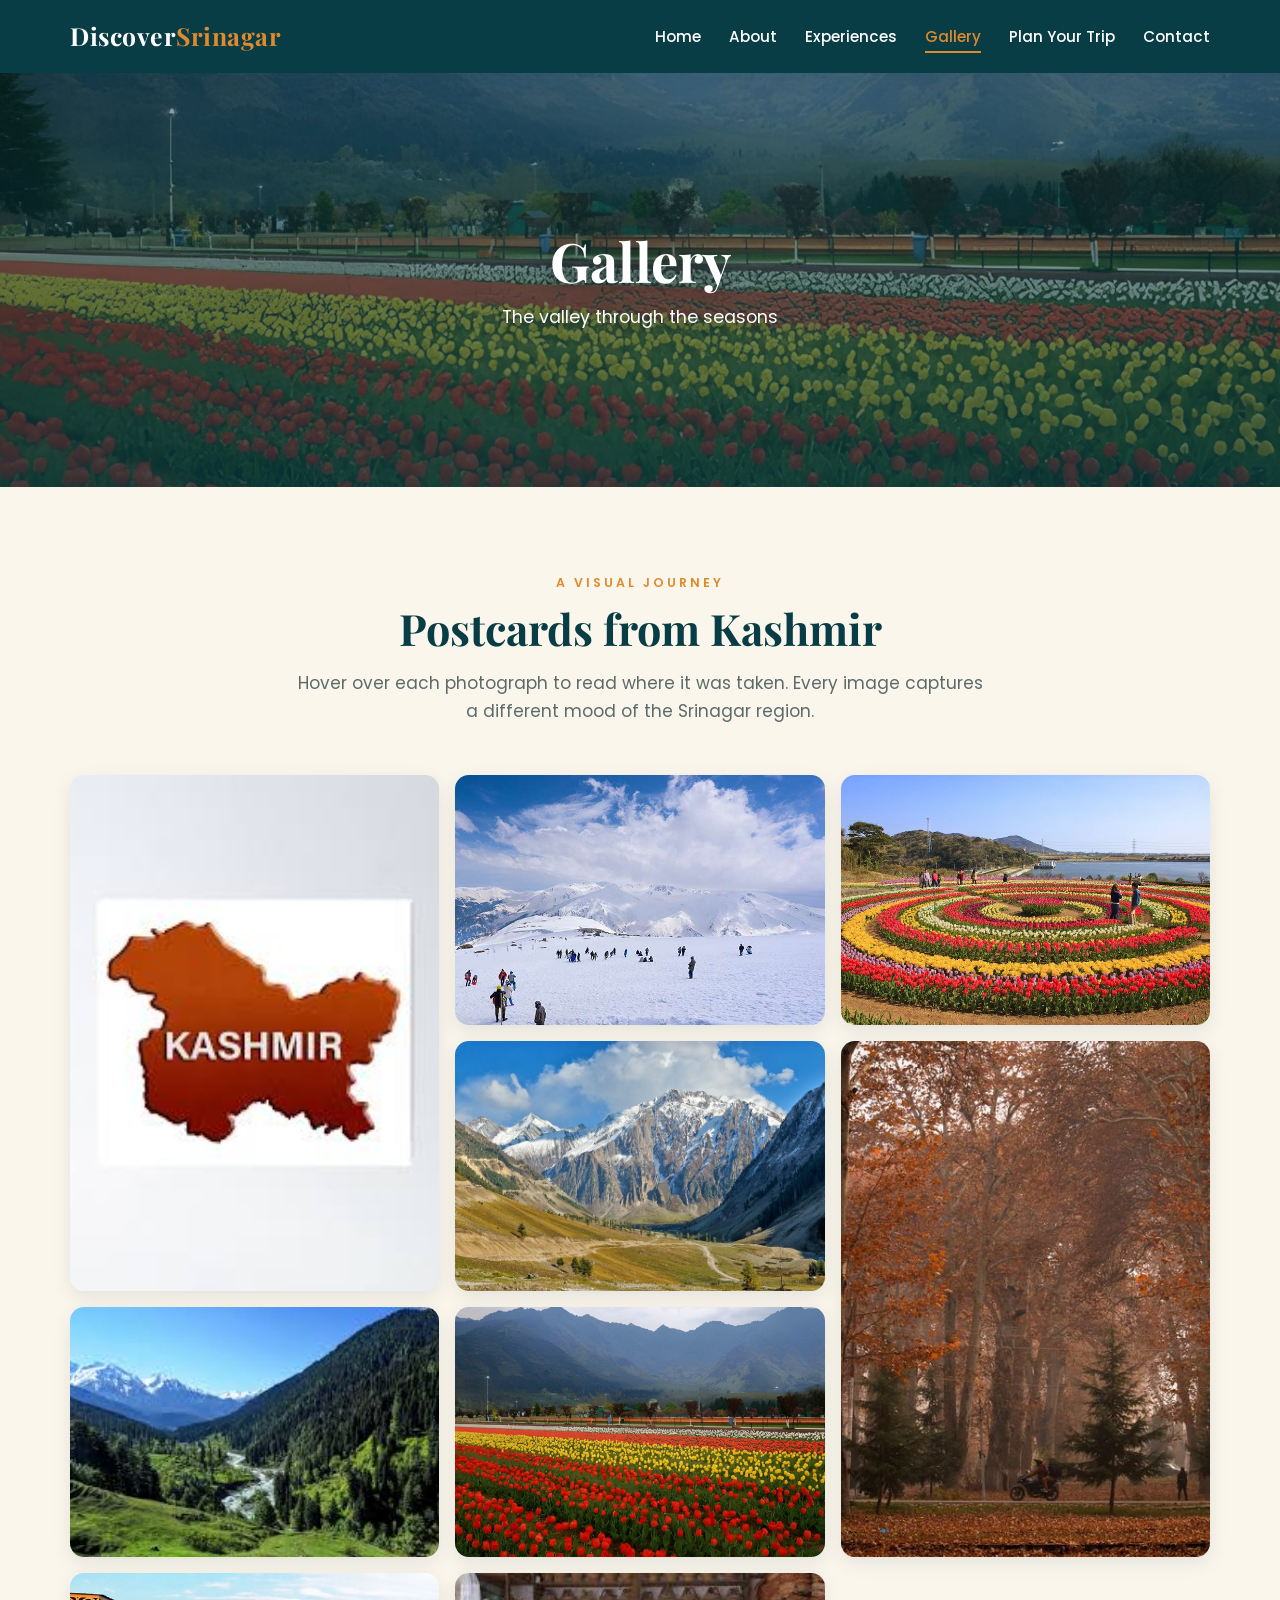
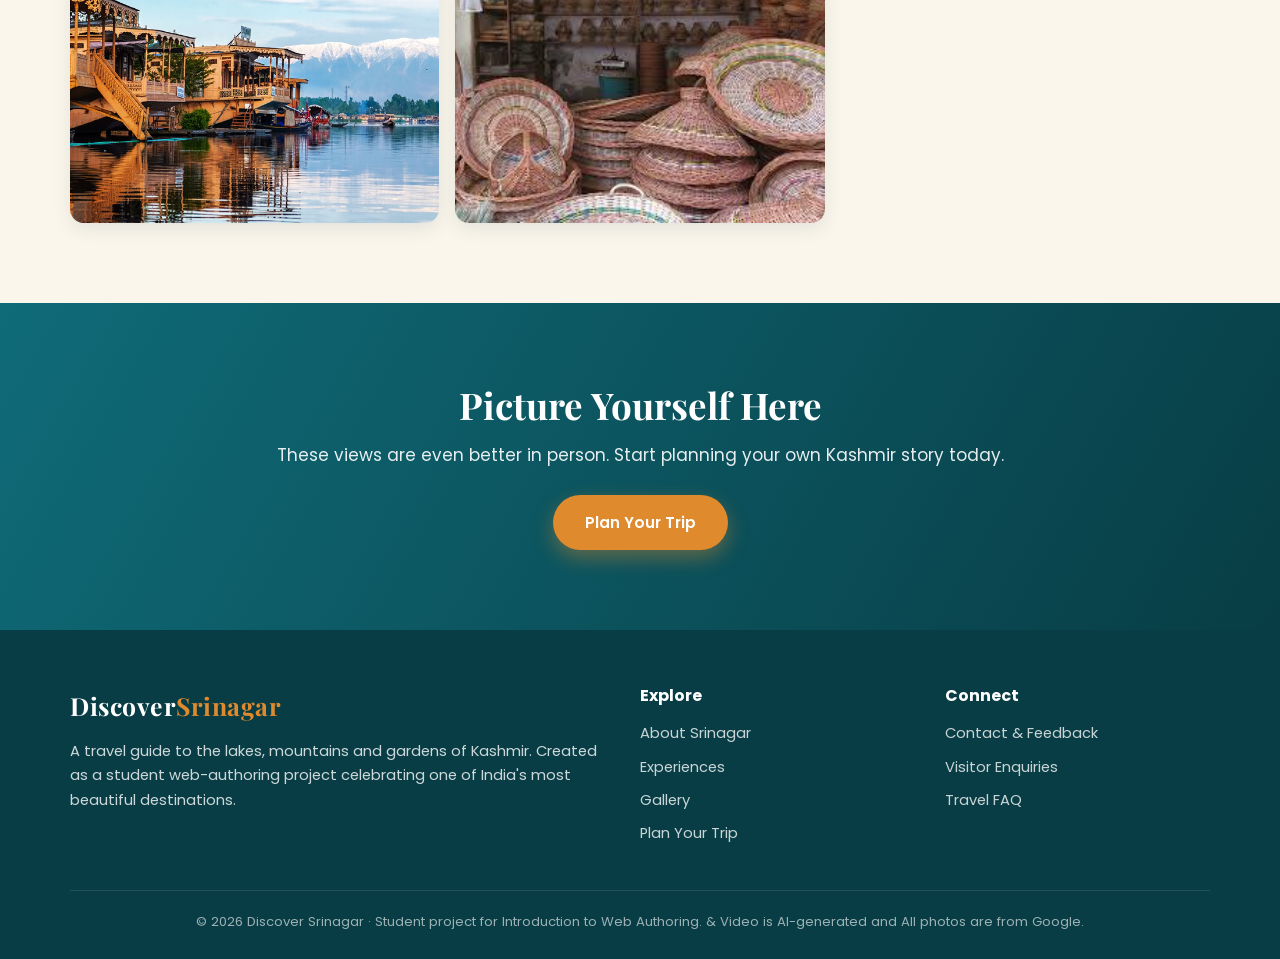
<file: gallery.html>
<!DOCTYPE html>
<html lang="en">
<head>
  <meta charset="UTF-8" />
  <meta name="viewport" content="width=device-width, initial-scale=1.0" />
  <title>Srinagar Photo Gallery — Lakes, Gardens, Snow & Autumn Colours</title>
  <meta name="description" content="A photo gallery of Srinagar and the Kashmir Valley: Dal Lake at sunrise, Gulmarg snow, Mughal gardens, spring tulips and golden autumn chinar trees." />
  <link rel="preconnect" href="https://fonts.googleapis.com" />
  <link rel="preconnect" href="https://fonts.gstatic.com" crossorigin />
  <link href="https://fonts.googleapis.com/css2?family=Playfair+Display:wght@500;600;700&family=Poppins:wght@300;400;500;600&display=swap" rel="stylesheet" />
  <link rel="stylesheet" href="style.css" />
</head>
<body class="solid-header">

  <header class="site-header">
    <div class="container nav">
      <a href="index.html" class="logo">Discover<span>Srinagar</span></a>
      <input type="checkbox" id="nav-toggle" class="nav-toggle" />
      <label for="nav-toggle" class="hamburger">&#9776;</label>
      <ul class="nav-links">
        <li><a href="index.html">Home</a></li>
        <li><a href="about.html">About</a></li>
        <li><a href="experiences.html">Experiences</a></li>
        <li><a href="gallery.html" class="active">Gallery</a></li>
        <li><a href="plan.html">Plan Your Trip</a></li>
        <li><a href="contact.html">Contact</a></li>
      </ul>
    </div>
  </header>

  <section class="page-banner" style="background-image:url('images/tulip.jpg');">
    <div class="banner-inner">
      <h1>Gallery</h1>
      <p>The valley through the seasons</p>
    </div>
  </section>

  <section>
    <div class="container section-head">
      <span class="eyebrow">A visual journey</span>
      <h2>Postcards from Kashmir</h2>
      <p>Hover over each photograph to read where it was taken. Every image captures a different mood of the Srinagar region.</p>
    </div>

    <div class="container">
      <div class="gallery-grid">
        <figure class="tall">
          <img src="images/poster.jpg" alt="Shikara boat at golden sunrise on Dal Lake" loading="lazy" />
          <figcaption>Sunrise over Dal Lake</figcaption>
        </figure>
        <figure>
          <img src="images/gulmarg.jpg" alt="Snow-covered ski slopes of Gulmarg" loading="lazy" />
          <figcaption>Winter in Gulmarg</figcaption>
        </figure>
        <figure>
          <img src="images/garden.jpg" alt="Mughal garden fountains and flowerbeds" loading="lazy" />
          <figcaption>Nishat Bagh gardens</figcaption>
        </figure>
        <figure>
          <img src="images/sonmarg.jpg" alt="Alpine meadows and glaciers of Sonmarg" loading="lazy" />
          <figcaption>Meadows of Sonmarg</figcaption>
        </figure>
        <figure class="tall">
          <img src="images/autumn.jpg" alt="Golden autumn chinar trees lining a pathway" loading="lazy" />
          <figcaption>Autumn chinar avenue</figcaption>
        </figure>
        <figure>
          <img src="images/pahalgam.jpg" alt="River and meadows of Pahalgam" loading="lazy" />
          <figcaption>The Lidder at Pahalgam</figcaption>
        </figure>
        <figure>
          <img src="images/tulip.jpg" alt="Rows of colourful tulips in spring" loading="lazy" />
          <figcaption>Spring tulip garden</figcaption>
        </figure>
        <figure>
          <img src="images/houseboat.jpg" alt="Carved wooden interior of a houseboat" loading="lazy" />
          <figcaption>Inside a houseboat</figcaption>
        </figure>
        <figure>
          <img src="images/crafts.jpg" alt="Weaving a pashmina shawl by hand" loading="lazy" />
          <figcaption>Pashmina weaving</figcaption>
        </figure>
      </div>
    </div>
  </section>

  <section class="cta">
    <div class="container">
      <h2>Picture Yourself Here</h2>
      <p>These views are even better in person. Start planning your own Kashmir story today.</p>
      <a href="plan.html" class="btn btn-primary">Plan Your Trip</a>
    </div>
  </section>

  <footer class="site-footer">
    <div class="container">
      <div class="footer-grid">
        <div>
          <a href="index.html" class="logo">Discover<span>Srinagar</span></a>
          <p>A travel guide to the lakes, mountains and gardens of Kashmir. Created as a student web-authoring project celebrating one of India's most beautiful destinations.</p>
        </div>
        <div>
          <h4>Explore</h4>
          <ul class="footer-links">
            <li><a href="about.html">About Srinagar</a></li>
            <li><a href="experiences.html">Experiences</a></li>
            <li><a href="gallery.html">Gallery</a></li>
            <li><a href="plan.html">Plan Your Trip</a></li>
          </ul>
        </div>
        <div>
          <h4>Connect</h4>
          <ul class="footer-links">
            <li><a href="contact.html">Contact &amp; Feedback</a></li>
            <li><a href="contact.html">Visitor Enquiries</a></li>
            <li><a href="plan.html#faq">Travel FAQ</a></li>
          </ul>
        </div>
      </div>
      <div class="footer-bottom">
        <p>&copy; 2026 Discover Srinagar &middot; Student project for Introduction to Web Authoring.  &amp; Video is AI-generated and All photos are from Google.</p>
      </div>
    </div>
  </footer>

</body>
</html>
</file>
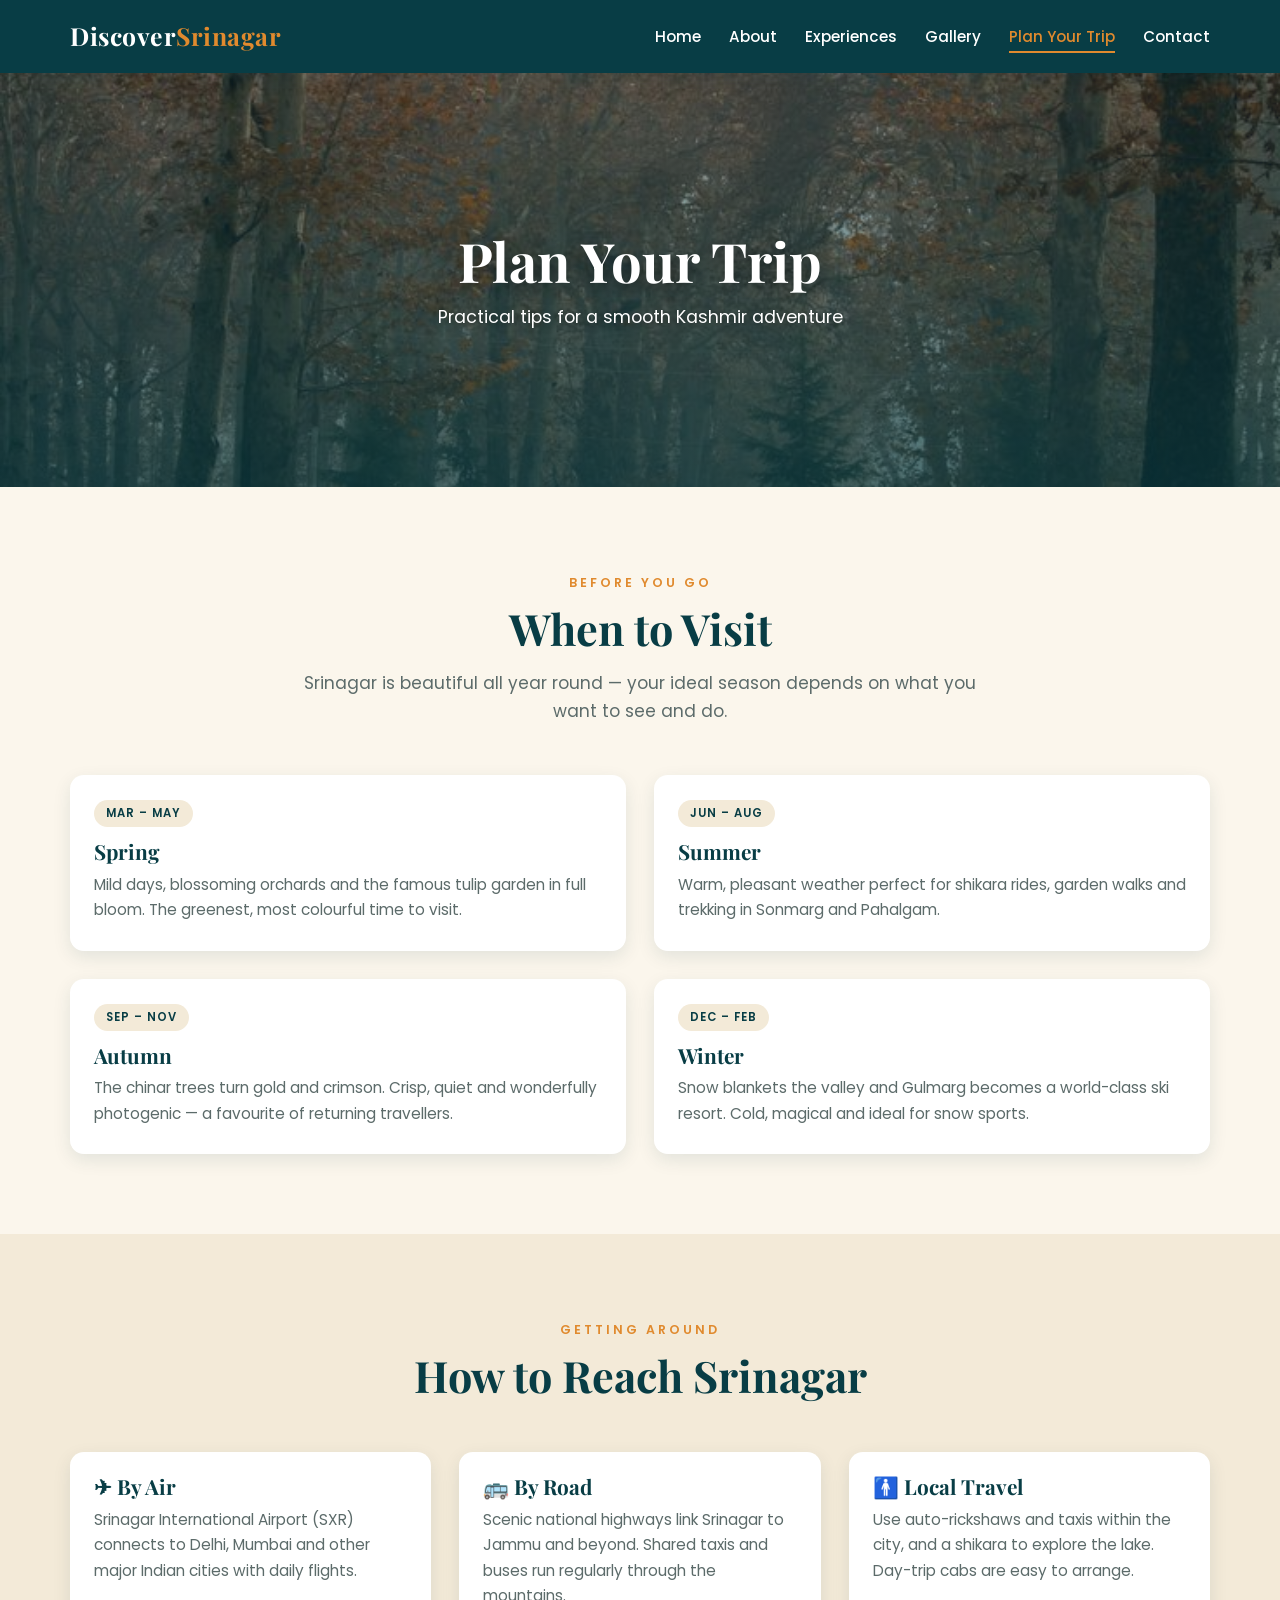
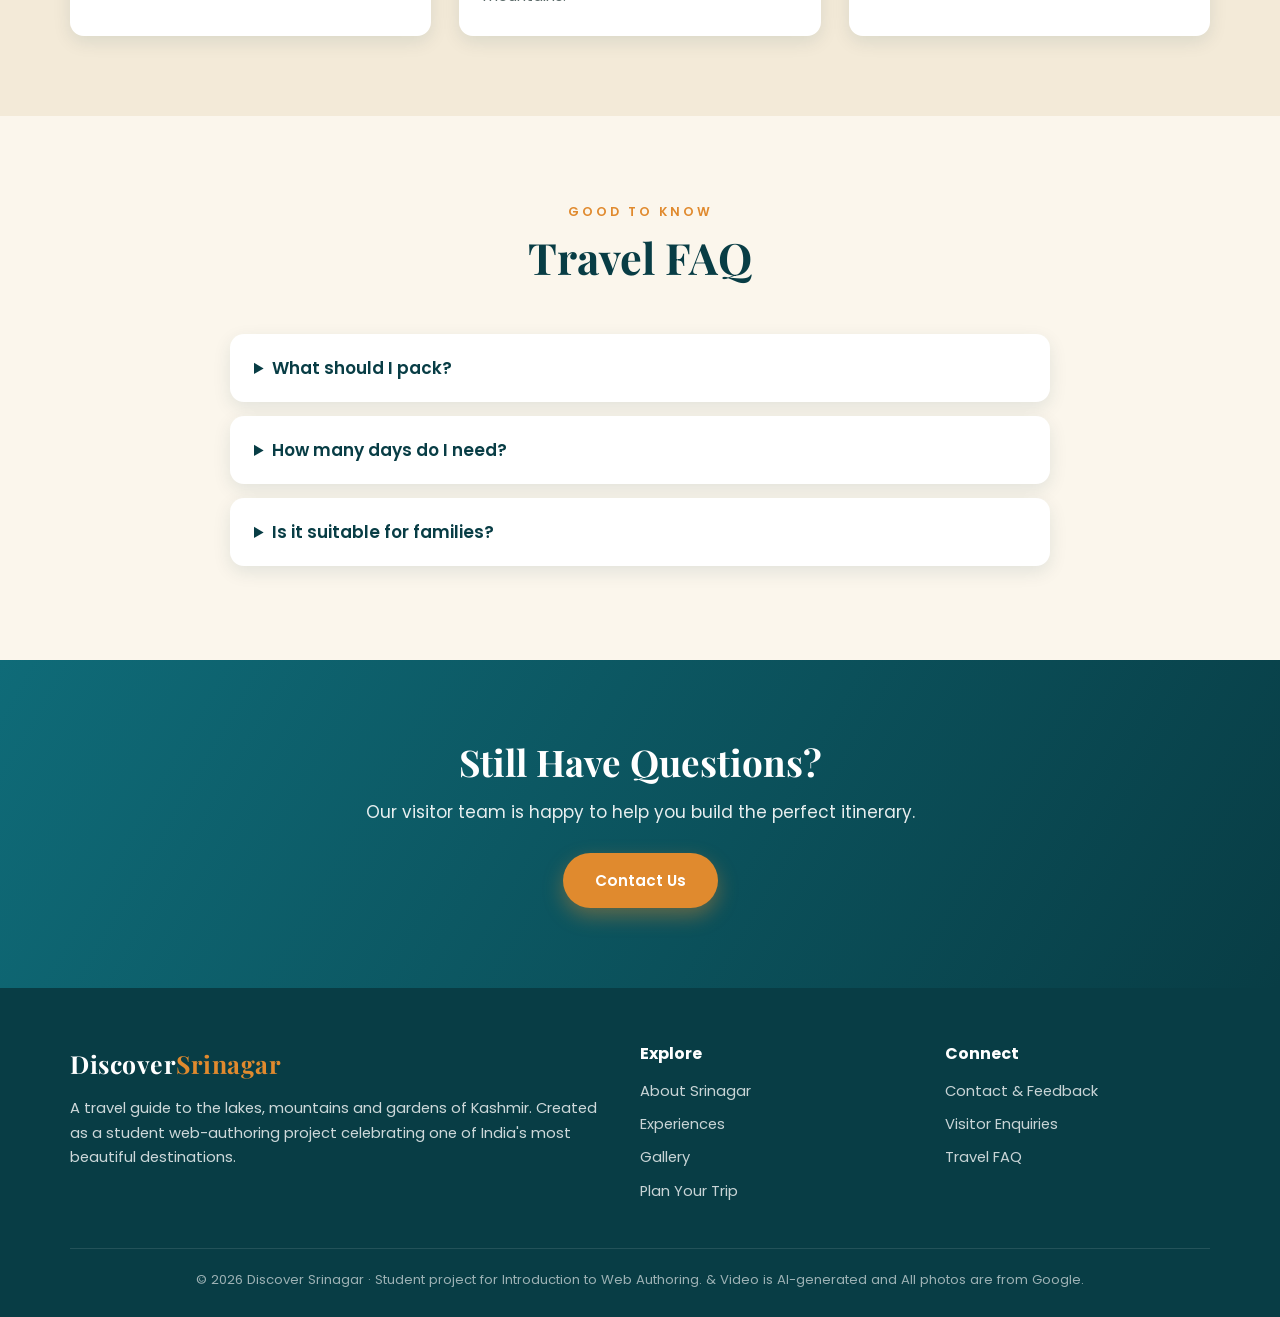
<file: plan.html>
<!DOCTYPE html>
<html lang="en">
<head>
  <meta charset="UTF-8" />
  <meta name="viewport" content="width=device-width, initial-scale=1.0" />
  <title>Plan Your Trip to Srinagar — Best Time, Getting There & Travel Tips</title>
  <meta name="description" content="Everything you need to plan a trip to Srinagar: the best time to visit, how to get there, what to pack and answers to common Kashmir travel questions." />
  <link rel="preconnect" href="https://fonts.googleapis.com" />
  <link rel="preconnect" href="https://fonts.gstatic.com" crossorigin />
  <link href="https://fonts.googleapis.com/css2?family=Playfair+Display:wght@500;600;700&family=Poppins:wght@300;400;500;600&display=swap" rel="stylesheet" />
  <link rel="stylesheet" href="style.css" />
</head>
<body class="solid-header">

  <header class="site-header">
    <div class="container nav">
      <a href="index.html" class="logo">Discover<span>Srinagar</span></a>
      <input type="checkbox" id="nav-toggle" class="nav-toggle" />
      <label for="nav-toggle" class="hamburger">&#9776;</label>
      <ul class="nav-links">
        <li><a href="index.html">Home</a></li>
        <li><a href="about.html">About</a></li>
        <li><a href="experiences.html">Experiences</a></li>
        <li><a href="gallery.html">Gallery</a></li>
        <li><a href="plan.html" class="active">Plan Your Trip</a></li>
        <li><a href="contact.html">Contact</a></li>
      </ul>
    </div>
  </header>

  <section class="page-banner" style="background-image:url('images/autumn.jpg');">
    <div class="banner-inner">
      <h1>Plan Your Trip</h1>
      <p>Practical tips for a smooth Kashmir adventure</p>
    </div>
  </section>

  <section>
    <div class="container section-head">
      <span class="eyebrow">Before you go</span>
      <h2>When to Visit</h2>
      <p>Srinagar is beautiful all year round — your ideal season depends on what you want to see and do.</p>
    </div>
    <div class="container">
      <div class="grid grid-2">
        <article class="card reveal d1">
          <div class="card-body">
            <span class="card-tag">Mar &ndash; May</span>
            <h3>Spring</h3>
            <p>Mild days, blossoming orchards and the famous tulip garden in full bloom. The greenest, most colourful time to visit.</p>
          </div>
        </article>
        <article class="card reveal d2">
          <div class="card-body">
            <span class="card-tag">Jun &ndash; Aug</span>
            <h3>Summer</h3>
            <p>Warm, pleasant weather perfect for shikara rides, garden walks and trekking in Sonmarg and Pahalgam.</p>
          </div>
        </article>
        <article class="card reveal d3">
          <div class="card-body">
            <span class="card-tag">Sep &ndash; Nov</span>
            <h3>Autumn</h3>
            <p>The chinar trees turn gold and crimson. Crisp, quiet and wonderfully photogenic — a favourite of returning travellers.</p>
          </div>
        </article>
        <article class="card reveal d4">
          <div class="card-body">
            <span class="card-tag">Dec &ndash; Feb</span>
            <h3>Winter</h3>
            <p>Snow blankets the valley and Gulmarg becomes a world-class ski resort. Cold, magical and ideal for snow sports.</p>
          </div>
        </article>
      </div>
    </div>
  </section>

  <section class="alt-bg">
    <div class="container section-head">
      <span class="eyebrow">Getting around</span>
      <h2>How to Reach Srinagar</h2>
    </div>
    <div class="container">
      <div class="grid grid-3">
        <article class="card reveal d1"><div class="card-body"><h3>&#9992; By Air</h3><p>Srinagar International Airport (SXR) connects to Delhi, Mumbai and other major Indian cities with daily flights.</p></div></article>
        <article class="card reveal d2"><div class="card-body"><h3>&#128652; By Road</h3><p>Scenic national highways link Srinagar to Jammu and beyond. Shared taxis and buses run regularly through the mountains.</p></div></article>
        <article class="card reveal d3"><div class="card-body"><h3>&#128697; Local Travel</h3><p>Use auto-rickshaws and taxis within the city, and a shikara to explore the lake. Day-trip cabs are easy to arrange.</p></div></article>
      </div>
    </div>
  </section>

  <section id="faq">
    <div class="container section-head">
      <span class="eyebrow">Good to know</span>
      <h2>Travel FAQ</h2>
    </div>
    <div class="container" style="max-width:820px;">
      <details class="card" style="margin-bottom:14px;padding:6px 24px;">
        <summary style="cursor:pointer;font-weight:600;padding:14px 0;color:var(--lake-dark);">What should I pack?</summary>
        <p style="color:var(--muted);padding-bottom:16px;">Layers are key — even summer evenings are cool. Bring warm clothing in winter, comfortable walking shoes, sunscreen and a light raincoat in spring.</p>
      </details>
      <details class="card" style="margin-bottom:14px;padding:6px 24px;">
        <summary style="cursor:pointer;font-weight:600;padding:14px 0;color:var(--lake-dark);">How many days do I need?</summary>
        <p style="color:var(--muted);padding-bottom:16px;">Four to six days lets you enjoy the lake, the gardens and at least one mountain day trip without rushing.</p>
      </details>
      <details class="card" style="margin-bottom:14px;padding:6px 24px;">
        <summary style="cursor:pointer;font-weight:600;padding:14px 0;color:var(--lake-dark);">Is it suitable for families?</summary>
        <p style="color:var(--muted);padding-bottom:16px;">Absolutely. Shikara rides, gardens and the gondola are gentle and enjoyable for all ages.</p>
      </details>
    </div>
  </section>

  <section class="cta">
    <div class="container">
      <h2>Still Have Questions?</h2>
      <p>Our visitor team is happy to help you build the perfect itinerary.</p>
      <a href="contact.html" class="btn btn-primary">Contact Us</a>
    </div>
  </section>

  <footer class="site-footer">
    <div class="container">
      <div class="footer-grid">
        <div>
          <a href="index.html" class="logo">Discover<span>Srinagar</span></a>
          <p>A travel guide to the lakes, mountains and gardens of Kashmir. Created as a student web-authoring project celebrating one of India's most beautiful destinations.</p>
        </div>
        <div>
          <h4>Explore</h4>
          <ul class="footer-links">
            <li><a href="about.html">About Srinagar</a></li>
            <li><a href="experiences.html">Experiences</a></li>
            <li><a href="gallery.html">Gallery</a></li>
            <li><a href="plan.html">Plan Your Trip</a></li>
          </ul>
        </div>
        <div>
          <h4>Connect</h4>
          <ul class="footer-links">
            <li><a href="contact.html">Contact &amp; Feedback</a></li>
            <li><a href="contact.html">Visitor Enquiries</a></li>
            <li><a href="plan.html#faq">Travel FAQ</a></li>
          </ul>
        </div>
      </div>
      <div class="footer-bottom">
       <p>&copy; 2026 Discover Srinagar &middot; Student project for Introduction to Web Authoring.  &amp; Video is AI-generated and All photos are from Google.</p> </div>
    </div>
  </footer>

</body>
</html>
</file>
<file: style.css>
/* Discover Srinagar
   styles for the whole site - tweak the variables below if you
   want to change the colour mood quickly. */

:root {
  --saffron: #e08a2e;
  --saffron-dark: #c2701b;
  --lake: #0f6b78;
  --lake-dark: #083d45;
  --crimson: #b8412f;
  --cream: #fbf6ec;
  --sand: #f3ead8;
  --ink: #20302f;
  --muted: #5c6b6a;
  --white: #fff;
  --shadow: 0 12px 30px rgba(8, 61, 69, 0.15);
  --shadow-soft: 0 6px 18px rgba(8, 61, 69, 0.1);
  --radius: 14px;
  --maxw: 1140px;
}

* {
  margin: 0;
  padding: 0;
  box-sizing: border-box;
}

html {
  scroll-behavior: smooth;
}

body {
  font-family: "Poppins", "Segoe UI", Arial, sans-serif;
  font-size: 17px;
  line-height: 1.65;
  color: var(--ink);
  background: var(--cream);
}

h1, h2, h3, h4 {
  font-family: "Playfair Display", Georgia, serif;
  font-weight: 700;
  line-height: 1.2;
  color: var(--lake-dark);
}

a {
  color: var(--lake);
  text-decoration: none;
}

img {
  display: block;
  max-width: 100%;
}

/* keeps content from hugging the screen edges */
.container {
  width: 90%;
  max-width: var(--maxw);
  margin: 0 auto;
}

/* --- top nav bar --- */
.site-header {
  position: fixed;
  top: 0;
  left: 0;
  width: 100%;
  z-index: 50;
  /* fades from a dark tint into nothing so it sits over the hero video */
  background: linear-gradient(180deg, rgba(8, 61, 69, 0.85), rgba(8, 61, 69, 0));
  transition: background 0.3s ease;
}

/* inner pages don't have the video, so make the bar solid + sticky */
.solid-header .site-header {
  position: sticky;
  background: var(--lake-dark);
  box-shadow: var(--shadow-soft);
}

.nav {
  display: flex;
  align-items: center;
  justify-content: space-between;
  padding: 16px 0;
}

.logo {
  font-family: "Playfair Display", serif;
  font-size: 1.55rem;
  font-weight: 700;
  letter-spacing: 0.5px;
  color: var(--white);
}
.logo span { color: var(--saffron); }

.nav-links {
  display: flex;
  align-items: center;
  gap: 28px;
  list-style: none;
}

.nav-links a {
  position: relative;
  padding: 4px 0;
  font-size: 0.95rem;
  font-weight: 500;
  color: var(--white);
}

/* little underline that grows out from the left on hover */
.nav-links a::after {
  content: "";
  position: absolute;
  left: 0;
  bottom: -2px;
  width: 0;
  height: 2px;
  background: var(--saffron);
  transition: width 0.3s ease;
}
.nav-links a:hover::after,
.nav-links a.active::after { width: 100%; }
.nav-links a.active { color: var(--saffron); }

/* hamburger is hidden until we hit the mobile breakpoint */
.nav-toggle { display: none; }
.hamburger {
  display: none;
  font-size: 1.7rem;
  color: var(--white);
  cursor: pointer;
  user-select: none;
}

/* --- big hero with the dal lake video --- */
.hero {
  position: relative;
  height: 100vh;
  min-height: 560px;
  display: flex;
  align-items: center;
  justify-content: center;
  overflow: hidden;
  text-align: center;
  color: var(--white);
}

.hero-video {
  position: absolute;
  top: 50%;
  left: 50%;
  min-width: 100%;
  min-height: 100%;
  width: auto;
  height: auto;
  transform: translate(-50%, -50%);
  object-fit: cover;
  z-index: -2;
}

.hero-overlay {
  position: absolute;
  inset: 0;
  z-index: -1;
  background: linear-gradient(180deg, rgba(8, 61, 69, 0.45), rgba(8, 61, 69, 0.7));
}

.hero-content {
  max-width: 760px;
  padding: 0 20px;
  animation: fadeUp 1.2s ease both;
}

.hero-eyebrow {
  display: inline-block;
  margin-bottom: 18px;
  font-size: 0.8rem;
  font-weight: 600;
  letter-spacing: 4px;
  text-transform: uppercase;
  color: var(--saffron);
}

.hero h1 {
  margin-bottom: 18px;
  font-size: clamp(2.4rem, 6vw, 4.6rem);
  color: var(--white);
  text-shadow: 0 4px 24px rgba(0, 0, 0, 0.4);
}

.hero p {
  margin-bottom: 30px;
  font-size: clamp(1rem, 2vw, 1.25rem);
  text-shadow: 0 2px 10px rgba(0, 0, 0, 0.4);
}

.scroll-cue {
  position: absolute;
  bottom: 26px;
  left: 50%;
  transform: translateX(-50%);
  font-size: 0.8rem;
  letter-spacing: 2px;
  color: var(--white);
  opacity: 0.85;
  animation: bob 1.8s ease-in-out infinite;
}

/* smaller banner used on the about/gallery/etc pages */
.page-banner {
  position: relative;
  height: 46vh;
  min-height: 320px;
  display: flex;
  align-items: center;
  justify-content: center;
  text-align: center;
  color: var(--white);
  background-size: cover;
  background-position: center;
}

.page-banner::before {
  content: "";
  position: absolute;
  inset: 0;
  background: linear-gradient(180deg, rgba(8, 61, 69, 0.4), rgba(8, 61, 69, 0.72));
}

.banner-inner {
  position: relative;
  z-index: 1;
  padding: 0 20px;
  animation: fadeUp 1s ease both;
}

.page-banner h1 {
  font-size: clamp(2rem, 5vw, 3.4rem);
  color: var(--white);
  text-shadow: 0 3px 18px rgba(0, 0, 0, 0.45);
}

.page-banner p {
  margin-top: 10px;
  font-size: 1.1rem;
  text-shadow: 0 2px 8px rgba(0, 0, 0, 0.4);
}

/* --- buttons --- */
.btn {
  display: inline-block;
  padding: 13px 30px;
  border: 2px solid transparent;
  border-radius: 40px;
  font-size: 0.95rem;
  font-weight: 600;
  cursor: pointer;
  transition: transform 0.25s ease, box-shadow 0.25s ease, background 0.25s ease;
}

.btn-primary {
  background: var(--saffron);
  color: var(--white);
  box-shadow: 0 8px 20px rgba(224, 138, 46, 0.4);
}
.btn-primary:hover {
  background: var(--saffron-dark);
  transform: translateY(-3px);
  box-shadow: 0 12px 26px rgba(224, 138, 46, 0.5);
}

.btn-outline {
  margin-left: 12px;
  background: transparent;
  color: var(--white);
  border-color: var(--white);
}
.btn-outline:hover {
  background: var(--white);
  color: var(--lake-dark);
  transform: translateY(-3px);
}

/* --- generic section spacing --- */
section { padding: 80px 0; }

.section-head {
  max-width: 700px;
  margin: 0 auto 50px;
  text-align: center;
}
.section-head .eyebrow {
  font-size: 0.78rem;
  font-weight: 600;
  letter-spacing: 3px;
  text-transform: uppercase;
  color: var(--saffron);
}
.section-head h2 {
  margin: 8px 0 14px;
  font-size: clamp(1.9rem, 4vw, 2.7rem);
}
.section-head p { color: var(--muted); }

.alt-bg { background: var(--sand); }

/* --- card grids --- */
.grid { display: grid; gap: 28px; }
.grid-2 { grid-template-columns: repeat(2, 1fr); }
.grid-3 { grid-template-columns: repeat(3, 1fr); }

.card {
  background: var(--white);
  border-radius: var(--radius);
  overflow: hidden;
  box-shadow: var(--shadow-soft);
  transition: transform 0.3s ease, box-shadow 0.3s ease;
}
.card:hover {
  transform: translateY(-8px);
  box-shadow: var(--shadow);
}

.card-img {
  height: 220px;
  overflow: hidden;
}
.card-img img {
  width: 100%;
  height: 100%;
  object-fit: cover;
  transition: transform 0.6s ease;
}
.card:hover .card-img img { transform: scale(1.1); }

.card-body { padding: 22px 24px 28px; }
.card-body h3 { margin-bottom: 8px; font-size: 1.3rem; }
.card-body p { font-size: 0.96rem; color: var(--muted); }

.card-tag {
  display: inline-block;
  margin-bottom: 12px;
  padding: 4px 12px;
  border-radius: 20px;
  background: var(--sand);
  color: var(--lake-dark);
  font-size: 0.72rem;
  font-weight: 600;
  letter-spacing: 1px;
  text-transform: uppercase;
}

/* --- the alternating image + text rows --- */
.split {
  display: grid;
  grid-template-columns: 1fr 1fr;
  gap: 50px;
  align-items: center;
  margin-bottom: 70px;
}
.split:last-child { margin-bottom: 0; }

.split img {
  width: 100%;
  height: 360px;
  object-fit: cover;
  border-radius: var(--radius);
  box-shadow: var(--shadow);
}

/* flips the order so every other row mirrors */
.split.reverse .split-text { order: 2; }
.split.reverse .split-media { order: 1; }

.split-text h3 { margin-bottom: 14px; font-size: 1.8rem; }
.split-text p { margin-bottom: 12px; color: var(--muted); }

/* --- dark stats strip --- */
.stats {
  background: var(--lake-dark);
  color: var(--white);
}
.stats .grid-3 { gap: 20px; }

.stat { padding: 18px; text-align: center; }
.stat .num {
  font-family: "Playfair Display", serif;
  font-size: 2.6rem;
  font-weight: 700;
  color: var(--saffron);
}
.stat .label {
  font-size: 0.78rem;
  letter-spacing: 2px;
  text-transform: uppercase;
  opacity: 0.85;
}

/* --- photo gallery --- */
.gallery-grid {
  display: grid;
  grid-template-columns: repeat(3, 1fr);
  gap: 16px;
}
.gallery-grid figure {
  position: relative;
  overflow: hidden;
  border-radius: var(--radius);
  box-shadow: var(--shadow-soft);
  cursor: pointer;
}
.gallery-grid img {
  width: 100%;
  height: 250px;
  object-fit: cover;
  transition: transform 0.6s ease;
}

/* caption slides in over the photo on hover */
.gallery-grid figcaption {
  position: absolute;
  inset: 0;
  display: flex;
  align-items: flex-end;
  padding: 18px;
  font-weight: 600;
  color: var(--white);
  background: linear-gradient(180deg, transparent 45%, rgba(8, 61, 69, 0.8));
  opacity: 0;
  transition: opacity 0.4s ease;
}
.gallery-grid figure:hover img { transform: scale(1.12); }
.gallery-grid figure:hover figcaption { opacity: 1; }

/* a couple of the photos span two rows to break the grid up */
.tall { grid-row: span 2; }
.tall img { height: 100%; }

/* --- contact form --- */
.form-wrap {
  display: grid;
  grid-template-columns: 1fr 1fr;
  gap: 50px;
  align-items: start;
}

.form-card {
  padding: 38px;
  background: var(--white);
  border-radius: var(--radius);
  box-shadow: var(--shadow);
}

.form-row {
  display: grid;
  grid-template-columns: 1fr 1fr;
  gap: 18px;
}

.field { margin-bottom: 20px; }
.field label {
  display: block;
  margin-bottom: 7px;
  font-size: 0.9rem;
  font-weight: 600;
  color: var(--lake-dark);
}

.field input,
.field select,
.field textarea {
  width: 100%;
  padding: 12px 14px;
  border: 1.6px solid #d8d0bf;
  border-radius: 10px;
  background: var(--cream);
  color: var(--ink);
  font-family: inherit;
  font-size: 0.95rem;
  transition: border-color 0.25s ease, box-shadow 0.25s ease;
}

/* soft glow when a field is focused */
.field input:focus,
.field select:focus,
.field textarea:focus {
  outline: none;
  border-color: var(--saffron);
  box-shadow: 0 0 0 3px rgba(224, 138, 46, 0.18);
}

.field textarea {
  min-height: 130px;
  resize: vertical;
}

.form-aside { padding-top: 6px; }

.info-line {
  display: flex;
  gap: 14px;
  align-items: flex-start;
  margin-bottom: 24px;
}
.info-line .ico {
  flex: 0 0 44px;
  height: 44px;
  display: flex;
  align-items: center;
  justify-content: center;
  border-radius: 50%;
  background: var(--sand);
  font-size: 1.2rem;
}
.info-line h4 {
  margin-bottom: 2px;
  font-family: "Poppins", sans-serif;
  font-size: 1rem;
}
.info-line p { font-size: 0.92rem; color: var(--muted); }

/* --- call to action band --- */
.cta {
  text-align: center;
  color: var(--white);
  background: linear-gradient(120deg, var(--lake), var(--lake-dark));
}
.cta h2 { margin-bottom: 14px; font-size: 2.3rem; color: var(--white); }
.cta p { margin-bottom: 26px; opacity: 0.9; }
.cta .btn-outline { border-color: var(--white); }

/* --- footer --- */
.site-footer {
  padding: 56px 0 26px;
  font-size: 0.92rem;
  color: rgba(255, 255, 255, 0.8);
  background: var(--lake-dark);
}

.footer-grid {
  display: grid;
  grid-template-columns: 2fr 1fr 1fr;
  gap: 40px;
  margin-bottom: 36px;
}

.site-footer h4 {
  margin-bottom: 16px;
  font-family: "Poppins", sans-serif;
  font-size: 1rem;
  color: var(--white);
}
.site-footer .logo {
  display: inline-block;
  margin-bottom: 12px;
}

.footer-links { list-style: none; }
.footer-links li { margin-bottom: 9px; }
.footer-links a {
  color: rgba(255, 255, 255, 0.78);
  transition: color 0.25s ease, padding-left 0.25s ease;
}
.footer-links a:hover {
  padding-left: 5px;
  color: var(--saffron);
}

.footer-bottom {
  padding-top: 20px;
  border-top: 1px solid rgba(255, 255, 255, 0.15);
  text-align: center;
  font-size: 0.82rem;
  opacity: 0.75;
}
.footer-bottom a { color: var(--saffron); }

/* --- animations --- */
@keyframes fadeUp {
  from { opacity: 0; transform: translateY(30px); }
  to   { opacity: 1; transform: translateY(0); }
}

@keyframes bob {
  0%, 100% { transform: translateX(-50%) translateY(0); }
  50%      { transform: translateX(-50%) translateY(8px); }
}

/* fade the cards in one after another */
.reveal { animation: fadeUp 0.9s ease both; }
.d1 { animation-delay: 0.1s; }
.d2 { animation-delay: 0.25s; }
.d3 { animation-delay: 0.4s; }
.d4 { animation-delay: 0.55s; }

/* --- tablet --- */
@media (max-width: 900px) {
  .grid-3 { grid-template-columns: 1fr 1fr; }
  .footer-grid { grid-template-columns: 1fr 1fr; }
  .split, .form-wrap { grid-template-columns: 1fr; }
  .split.reverse .split-text,
  .split.reverse .split-media { order: 0; }
  .gallery-grid { grid-template-columns: 1fr 1fr; }
  .tall { grid-row: span 1; }
  .tall img { height: 250px; }
}

/* --- phones --- */
@media (max-width: 640px) {
  .grid-2, .grid-3, .gallery-grid, .form-row { grid-template-columns: 1fr; }
  .footer-grid { grid-template-columns: 1fr; }

  /* show the hamburger and turn the menu into a drop-down */
  .hamburger { display: block; }
  .nav-links {
    position: absolute;
    top: 100%;
    left: 0;
    width: 100%;
    max-height: 0;
    flex-direction: column;
    gap: 0;
    overflow: hidden;
    background: var(--lake-dark);
    transition: max-height 0.35s ease;
  }
  .nav-links li {
    width: 100%;
    text-align: center;
  }
  .nav-links li a {
    display: block;
    padding: 14px 0;
    border-top: 1px solid rgba(255, 255, 255, 0.08);
  }
  /* the checkbox flips this open without any JS */
  .nav-toggle:checked ~ .nav-links { max-height: 400px; }

  .btn-outline { margin: 12px 0 0; }
}
</file>
